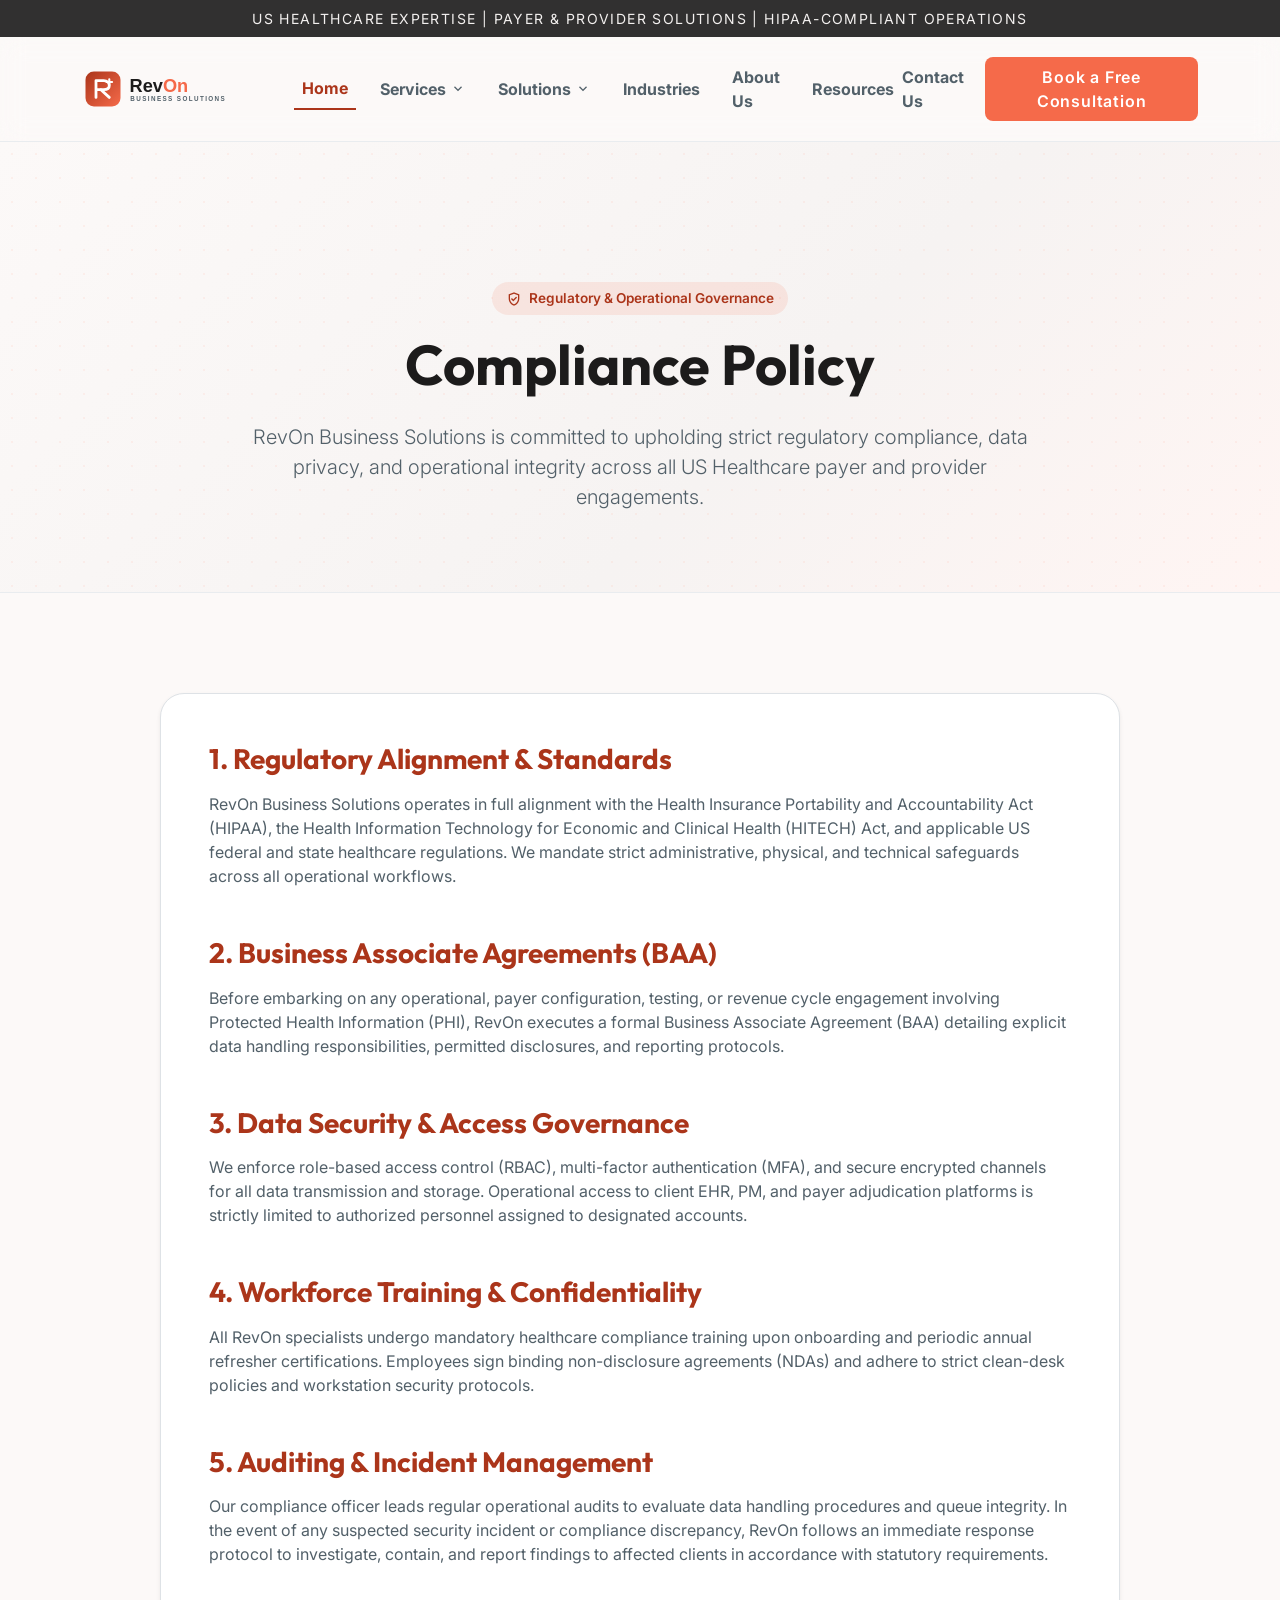
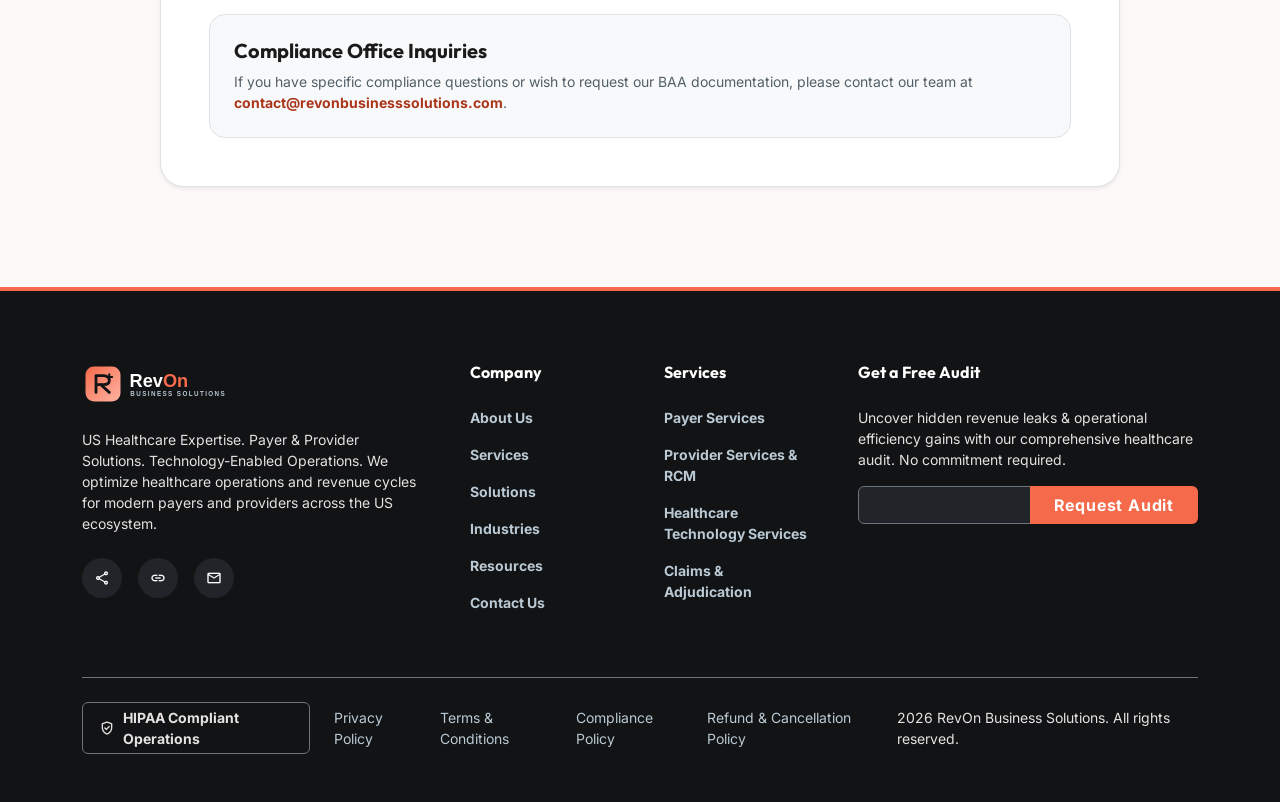
<file: compliance-policy.html>
﻿<!DOCTYPE html>
<html lang="en">
<head>
<meta charset="utf-8"/>
<meta content="width=device-width, initial-scale=1.0" name="viewport"/>
<title>Compliance Policy | RevOn Business Solutions</title>
<!-- Bootstrap 5 CSS -->
<link crossorigin="anonymous" href="https://cdn.jsdelivr.net/npm/bootstrap@5.3.3/dist/css/bootstrap.min.css" rel="stylesheet"/>
<!-- Google Fonts -->
<link href="https://fonts.googleapis.com/css2?family=Outfit:wght@400;600;700&amp;family=Inter:wght@400;500;600&amp;display=swap" rel="stylesheet"/>
<!-- Material Symbols -->
<link href="https://fonts.googleapis.com/css2?family=Material+Symbols+Outlined:wght,FILL@100..700,0..1&amp;display=swap" rel="stylesheet"/>
<!-- Swiper CSS -->
<link href="https://cdn.jsdelivr.net/npm/swiper@11/swiper-bundle.min.css" rel="stylesheet"/>
<!-- AOS CSS -->
<link href="https://cdn.jsdelivr.net/npm/aos@2.3.4/dist/aos.css" rel="stylesheet"/>
<link href="css/style.css" rel="stylesheet"/>
</head>
<body>
<!-- Announcement Bar -->
<div class="announcement-bar bg-inverse-surface py-2 text-center small tracking-widest text-uppercase">
    US Healthcare Expertise | Payer &amp; Provider Solutions | HIPAA-Compliant Operations
</div>

<!-- Offcanvas Mobile Menu -->
<div aria-labelledby="mobileNavLabel" class="offcanvas offcanvas-end offcanvas-menu" id="mobileNavOffcanvas" tabindex="-1">
  <div class="offcanvas-header">
    <a class="navbar-brand font-heading fw-bold d-flex align-items-center gap-2 mb-0" href="index.html"><img src="images/logo.svg" alt="RevOn Business Solutions Logo" height="38"/></a>
    <button aria-label="Close" class="btn-close" data-bs-dismiss="offcanvas" type="button"></button>
  </div>
  <div class="offcanvas-body">
    <ul class="navbar-nav gap-1">
      <li class="nav-item"><a class="nav-link mobile-nav-link text-primary-theme" href="index.html">Home</a></li>
      <li class="nav-item">
        <button class="nav-link mobile-nav-link mobile-accordion-toggle" type="button" aria-expanded="false" data-target="servicesMobileMenu">
          <span>Services</span>
          <span class="material-symbols-outlined fs-6">expand_more</span>
        </button>
        <div class="mobile-submenu" id="servicesMobileMenu" hidden>
          <a href="services.html#payer-services">Payer Services</a>
          <a href="services.html#provider-services">Provider Services</a>
          <a href="services.html#tech-services">Healthcare Technology Services</a>
          <a href="services.html">All Services</a>
        </div>
      </li>
      <li class="nav-item">
        <button class="nav-link mobile-nav-link mobile-accordion-toggle" type="button" aria-expanded="false" data-target="solutionsMobileMenu">
          <span>Solutions</span>
          <span class="material-symbols-outlined fs-6">expand_more</span>
        </button>
        <div class="mobile-submenu" id="solutionsMobileMenu" hidden>
          <a href="solutions.html#claims">Claims</a>
          <a href="solutions.html#benefits">Benefits</a>
          <a href="solutions.html#provider-network">Provider &amp; Network</a>
          <a href="solutions.html#testing-qa">Testing &amp; QA</a>
          <a href="solutions.html#healthcare-it">Healthcare IT</a>
          <a href="solutions.html#rcm">RCM</a>
          <a href="solutions.html#data-analytics">Data &amp; Analytics</a>
          <a href="solutions.html#managed-services">Managed Services</a>
          <a href="solutions.html">All Solutions</a>
        </div>
      </li>
      <li class="nav-item"><a class="nav-link mobile-nav-link" href="industries.html">Industries</a></li>
      <li class="nav-item"><a class="nav-link mobile-nav-link" href="about.html">About Us</a></li>
      <li class="nav-item"><a class="nav-link mobile-nav-link" href="resources.html">Resources</a></li>
      <li class="nav-item"><a class="nav-link mobile-nav-link" href="contact.html">Contact Us</a></li>
    </ul>

    <div class="d-grid gap-2 mt-4">
      <a class="btn btn-primary-theme rounded-3 py-2" href="contact.html">Book a Free Consultation</a>
      <a class="btn btn-outline-theme rounded-3 py-2" href="contact.html">Contact Us</a>
    </div>
  </div>
</div>

<!-- TopNavBar -->
<header class="navbar navbar-expand-lg navbar-glass">
<div class="container-xl">
<!-- Logo -->
<a class="navbar-brand font-heading fw-bold d-flex align-items-center gap-2" href="index.html"><img src="images/logo.svg" alt="RevOn Business Solutions Logo" height="42"/></a>

<!-- Mobile Toggle -->
<button aria-controls="mobileNavOffcanvas" aria-label="Open menu" class="navbar-toggler border-0 d-lg-none" data-bs-target="#mobileNavOffcanvas" data-bs-toggle="offcanvas" type="button">
<span class="material-symbols-outlined fs-2">menu</span>
</button>

<!-- Nav Content -->
<div class="collapse navbar-collapse justify-content-center d-none d-lg-flex" id="mainNav">
<ul class="navbar-nav align-items-center gap-3">
<li class="nav-item">
<a class="nav-link text-primary-theme fw-bold active-nav" href="index.html">Home</a>
</li>
<!-- Services Mega Menu -->
<li class="nav-item mega-menu-wrapper h-100 d-flex align-items-center">
<a class="nav-link text-secondary-theme fw-bold d-flex align-items-center gap-1" href="services.html">
Services <span class="material-symbols-outlined fs-6">expand_more</span>
</a>
<div class="mega-menu-content text-start">
<div class="p-4">
<div class="row g-4">
<div class="col-4">
<h6 class="fw-bold mb-3 d-flex align-items-center gap-2 text-primary-theme">
<span class="material-symbols-outlined fs-5">domain</span> Payer Services
</h6>
<ul class="list-unstyled d-flex flex-column gap-2 small">
<li><a class="text-decoration-none text-secondary-theme" href="services.html#payer-services"><span class="me-2">•</span> Claims &amp; Adjudication</a></li>
<li><a class="text-decoration-none text-secondary-theme" href="services.html#payer-services"><span class="me-2">•</span> Benefits Configuration</a></li>
<li><a class="text-decoration-none text-secondary-theme" href="services.html#payer-services"><span class="me-2">•</span> Provider &amp; Network Config</a></li>
<li><a class="text-decoration-none text-secondary-theme" href="services.html#payer-services"><span class="me-2">•</span> Claims Testing &amp; Validation</a></li>
<li><a class="text-decoration-none text-secondary-theme" href="services.html#payer-services"><span class="me-2">•</span> Payer Operations</a></li>
</ul>
</div>
<div class="col-4">
<h6 class="fw-bold mb-3 d-flex align-items-center gap-2 text-primary-theme">
<span class="material-symbols-outlined fs-5">local_hospital</span> Provider Services
</h6>
<ul class="list-unstyled d-flex flex-column gap-2 small">
<li><a class="text-decoration-none text-secondary-theme" href="services.html#provider-services"><span class="me-2">•</span> Medical Billing &amp; Coding</a></li>
<li><a class="text-decoration-none text-secondary-theme" href="services.html#provider-services"><span class="me-2">•</span> Claims Submission</a></li>
<li><a class="text-decoration-none text-secondary-theme" href="services.html#provider-services"><span class="me-2">•</span> Denial Management</a></li>
<li><a class="text-decoration-none text-secondary-theme" href="services.html#provider-services"><span class="me-2">•</span> AR &amp; Payment Posting</a></li>
<li><a class="text-decoration-none text-secondary-theme" href="services.html#provider-services"><span class="me-2">•</span> Credentialing &amp; RCM</a></li>
</ul>
</div>
<div class="col-4">
<h6 class="fw-bold mb-3 d-flex align-items-center gap-2 text-primary-theme">
<span class="material-symbols-outlined fs-5">terminal</span> Technology Services
</h6>
<ul class="list-unstyled d-flex flex-column gap-2 small">
<li><a class="text-decoration-none text-secondary-theme" href="services.html#tech-services"><span class="me-2">•</span> Business Analysis</a></li>
<li><a class="text-decoration-none text-secondary-theme" href="services.html#tech-services"><span class="me-2">•</span> Application Support</a></li>
<li><a class="text-decoration-none text-secondary-theme" href="services.html#tech-services"><span class="me-2">•</span> QA &amp; Testing</a></li>
<li><a class="text-decoration-none text-secondary-theme" href="services.html#tech-services"><span class="me-2">•</span> Data Validation</a></li>
<li><a class="text-decoration-none text-secondary-theme" href="services.html#tech-services"><span class="me-2">•</span> Process Optimization</a></li>
</ul>
</div>
</div>
</div>
<div class="bg-surface-muted p-3 text-center border-top border-light">
<a class="text-decoration-none fw-bold d-flex justify-content-center align-items-center gap-2" href="services.html" style="color: var(--theme-primary-container);">
Explore All Services <span class="material-symbols-outlined fs-6">arrow_forward</span>
</a>
</div>
</div>
</li>
<!-- Solutions Mega Menu -->
<li class="nav-item mega-menu-wrapper h-100 d-flex align-items-center">
<a class="nav-link text-secondary-theme fw-bold d-flex align-items-center gap-1" href="solutions.html">
Solutions <span class="material-symbols-outlined fs-6">expand_more</span>
</a>
<div class="mega-menu-content mega-menu-solutions text-start" style="width: 780px;">
<div class="p-4">
<div class="row g-4">
<div class="col-4">
<h6 class="fw-bold mb-3 d-flex align-items-center gap-2 text-primary-theme">
<span class="material-symbols-outlined fs-5">shield</span> Payer Solutions
</h6>
<ul class="list-unstyled d-flex flex-column gap-2 small">
<li><a class="text-decoration-none text-secondary-theme" href="solutions.html#claims"><span class="me-2">•</span> Claims Administration</a></li>
<li><a class="text-decoration-none text-secondary-theme" href="solutions.html#benefits"><span class="me-2">•</span> Benefits Configuration</a></li>
<li><a class="text-decoration-none text-secondary-theme" href="solutions.html#provider-network"><span class="me-2">•</span> Provider &amp; Network</a></li>
<li><a class="text-decoration-none text-secondary-theme" href="solutions.html#testing-qa"><span class="me-2">•</span> Claims Testing &amp; QA</a></li>
</ul>
</div>
<div class="col-4">
<h6 class="fw-bold mb-3 d-flex align-items-center gap-2 text-primary-theme">
<span class="material-symbols-outlined fs-5">medication</span> Provider Solutions
</h6>
<ul class="list-unstyled d-flex flex-column gap-2 small">
<li><a class="text-decoration-none text-secondary-theme" href="solutions.html#rcm"><span class="me-2">•</span> Revenue Cycle Management</a></li>
<li><a class="text-decoration-none text-secondary-theme" href="solutions.html#rcm"><span class="me-2">•</span> Medical Billing &amp; Coding</a></li>
<li><a class="text-decoration-none text-secondary-theme" href="solutions.html#rcm"><span class="me-2">•</span> Claims &amp; Denial Management</a></li>
<li><a class="text-decoration-none text-secondary-theme" href="solutions.html#managed-services"><span class="me-2">•</span> Practice Support</a></li>
</ul>
</div>
<div class="col-4">
<h6 class="fw-bold mb-3 d-flex align-items-center gap-2 text-primary-theme">
<span class="material-symbols-outlined fs-5">memory</span> Tech &amp; Digital
</h6>
<ul class="list-unstyled d-flex flex-column gap-2 small">
<li><a class="text-decoration-none text-secondary-theme" href="solutions.html#healthcare-it"><span class="me-2">•</span> Healthcare IT &amp; App Support</a></li>
<li><a class="text-decoration-none text-secondary-theme" href="solutions.html#data-analytics"><span class="me-2">•</span> Data &amp; Analytics</a></li>
<li><a class="text-decoration-none text-secondary-theme" href="solutions.html#healthcare-it"><span class="me-2">•</span> Process Automation</a></li>
<li><a class="text-decoration-none text-secondary-theme" href="solutions.html#managed-services"><span class="me-2">•</span> Managed Operations</a></li>
</ul>
</div>
</div>
</div>
<div class="bg-surface-muted p-3 text-center border-top border-light">
<a class="text-decoration-none fw-bold d-flex justify-content-center align-items-center gap-2" href="solutions.html" style="color: var(--theme-primary-container);">
Explore All Solutions <span class="material-symbols-outlined fs-6">arrow_forward</span>
</a>
</div>
</div>
</li>
<li class="nav-item"><a class="nav-link text-secondary-theme fw-bold" href="industries.html">Industries</a></li>
<li class="nav-item"><a class="nav-link text-secondary-theme fw-bold" href="about.html">About Us</a></li>
<li class="nav-item"><a class="nav-link text-secondary-theme fw-bold" href="resources.html">Resources</a></li>
</ul>
</div>
<!-- Actions -->
<div class="d-none d-lg-flex align-items-center gap-3">
<a class="text-decoration-none text-secondary-theme fw-bold" href="contact.html">Contact Us</a>
<a class="btn btn-primary-theme rounded-3 px-4 py-2" href="contact.html">Book a Free Consultation</a>
</div>
</div>
</header>

<!-- Hero Banner -->
<section class="page-hero">
<div class="page-hero-overlay"></div>
<div class="container-xl position-relative z-index-1 text-center">
<span class="badge-theme-light mb-3" data-aos="fade-up">
<span class="material-symbols-outlined fs-6">verified_user</span> Regulatory &amp; Operational Governance
</span>
<h1 class="display-4 font-heading fw-bold mb-4" data-aos="fade-up" data-aos-delay="100">
    Compliance Policy
</h1>
<p class="lead text-secondary-theme mx-auto mb-0" style="max-width: 800px;" data-aos="fade-up" data-aos-delay="200">
    RevOn Business Solutions is committed to upholding strict regulatory compliance, data privacy, and operational integrity across all US Healthcare payer and provider engagements.
</p>
</div>
</section>

<!-- Policy Content -->
<section class="py-section">
<div class="container-xl">
<div class="bg-white p-4 p-md-5 rounded-3xl border shadow-sm mx-auto" style="max-width: 960px;">

<div class="mb-5">
    <h3 class="font-heading mb-3 text-primary-theme">1. Regulatory Alignment &amp; Standards</h3>
    <p class="text-secondary-theme">
        RevOn Business Solutions operates in full alignment with the Health Insurance Portability and Accountability Act (HIPAA), the Health Information Technology for Economic and Clinical Health (HITECH) Act, and applicable US federal and state healthcare regulations. We mandate strict administrative, physical, and technical safeguards across all operational workflows.
    </p>
</div>

<div class="mb-5">
    <h3 class="font-heading mb-3 text-primary-theme">2. Business Associate Agreements (BAA)</h3>
    <p class="text-secondary-theme">
        Before embarking on any operational, payer configuration, testing, or revenue cycle engagement involving Protected Health Information (PHI), RevOn executes a formal Business Associate Agreement (BAA) detailing explicit data handling responsibilities, permitted disclosures, and reporting protocols.
    </p>
</div>

<div class="mb-5">
    <h3 class="font-heading mb-3 text-primary-theme">3. Data Security &amp; Access Governance</h3>
    <p class="text-secondary-theme">
        We enforce role-based access control (RBAC), multi-factor authentication (MFA), and secure encrypted channels for all data transmission and storage. Operational access to client EHR, PM, and payer adjudication platforms is strictly limited to authorized personnel assigned to designated accounts.
    </p>
</div>

<div class="mb-5">
    <h3 class="font-heading mb-3 text-primary-theme">4. Workforce Training &amp; Confidentiality</h3>
    <p class="text-secondary-theme">
        All RevOn specialists undergo mandatory healthcare compliance training upon onboarding and periodic annual refresher certifications. Employees sign binding non-disclosure agreements (NDAs) and adhere to strict clean-desk policies and workstation security protocols.
    </p>
</div>

<div class="mb-5">
    <h3 class="font-heading mb-3 text-primary-theme">5. Auditing &amp; Incident Management</h3>
    <p class="text-secondary-theme">
        Our compliance officer leads regular operational audits to evaluate data handling procedures and queue integrity. In the event of any suspected security incident or compliance discrepancy, RevOn follows an immediate response protocol to investigate, contain, and report findings to affected clients in accordance with statutory requirements.
    </p>
</div>

<div class="p-4 bg-surface-muted rounded-2xl border">
    <h5 class="font-heading mb-2">Compliance Office Inquiries</h5>
    <p class="small text-secondary-theme mb-0">
        If you have specific compliance questions or wish to request our BAA documentation, please contact our team at <a href="mailto:contact@revonbusinesssolutions.com" class="text-primary-theme fw-bold text-decoration-none">contact@revonbusinesssolutions.com</a>.
    </p>
</div>

</div>
</div>
</section>

<!-- Premium Footer -->
<footer class="premium-footer py-5">
<div class="container-xl pt-4">
<div class="row g-5 mb-5">
<!-- Brand Column -->
<div class="col-lg-4 col-12">
<a class="text-decoration-none text-white fs-3 font-heading fw-bold d-flex align-items-center gap-2 mb-4" href="index.html"><img src="images/logo-white.svg" alt="RevOn Business Solutions Logo" height="42"/></a>
<p class="small mb-4">
US Healthcare Expertise. Payer &amp; Provider Solutions. Technology-Enabled Operations. We optimize healthcare operations and revenue cycles for modern payers and providers across the US ecosystem.
</p>
<div class="d-flex gap-3">
<a class="btn btn-outline-secondary rounded-circle d-flex align-items-center justify-content-center text-white border-0 bg-dark" href="#" style="width: 40px; height: 40px;">
<span class="material-symbols-outlined fs-6">share</span>
</a>
<a class="btn btn-outline-secondary rounded-circle d-flex align-items-center justify-content-center text-white border-0 bg-dark" href="#" style="width: 40px; height: 40px;">
<span class="material-symbols-outlined fs-6">link</span>
</a>
<a class="btn btn-outline-secondary rounded-circle d-flex align-items-center justify-content-center text-white border-0 bg-dark" href="contact.html" style="width: 40px; height: 40px;">
<span class="material-symbols-outlined fs-6">mail</span>
</a>
</div>
</div>
<!-- Links Columns -->
<div class="col-lg-2 col-md-4 col-6">
<h5 class="text-white mb-4 fs-6 d-flex align-items-center gap-2">
Company
</h5>
<ul class="list-unstyled d-flex flex-column gap-3 small fw-bold">
<li><a class="text-decoration-none" href="about.html">About Us</a></li>
<li><a class="text-decoration-none" href="services.html">Services</a></li>
<li><a class="text-decoration-none" href="solutions.html">Solutions</a></li>
<li><a class="text-decoration-none" href="industries.html">Industries</a></li>
<li><a class="text-decoration-none" href="resources.html">Resources</a></li>
<li><a class="text-decoration-none" href="contact.html">Contact Us</a></li>
</ul>
</div>
<div class="col-lg-2 col-md-4 col-6">
<h5 class="text-white mb-4 fs-6 d-flex align-items-center gap-2">
Services
</h5>
<ul class="list-unstyled d-flex flex-column gap-3 small fw-bold">
<li><a class="text-decoration-none" href="services.html#payer-services">Payer Services</a></li>
<li><a class="text-decoration-none" href="services.html#provider-services">Provider Services &amp; RCM</a></li>
<li><a class="text-decoration-none" href="services.html#tech-services">Healthcare Technology Services</a></li>
<li><a class="text-decoration-none" href="solutions.html#claims">Claims &amp; Adjudication</a></li>
</ul>
</div>
<!-- Newsletter -->
<div class="col-lg-4 col-md-4">
<h5 class="text-white mb-4 fs-6 d-flex align-items-center gap-2">
Get a Free Audit
</h5>
<p class="small mb-3">Uncover hidden revenue leaks &amp; operational efficiency gains with our comprehensive healthcare audit. No commitment required.</p>
<form action="contact.html" method="get">
<div class="input-group footer-newsletter-form">
<input aria-label="Work Email Address" class="form-control bg-dark border-secondary text-white" placeholder="Work Email Address" required="" type="email"/>
<button class="btn btn-primary-theme fw-bold px-4" type="submit">Request Audit</button>
</div>
</form>
</div>
</div>
<!-- Legal Bottom -->
<div class="footer-bottom border-top border-secondary pt-4 mt-4 d-flex flex-column flex-md-row justify-content-between align-items-center gap-4">
<div class="footer-compliance d-flex gap-4">
<div class="d-flex align-items-center gap-2 border border-secondary rounded px-3 py-1 small">
<span class="material-symbols-outlined fs-6">verified_user</span>
<span class="fw-bold">HIPAA Compliant Operations</span>
</div>
</div>
<div class="footer-policy-links d-flex gap-4 small">
<a class="text-decoration-none text-inherit" href="privacy-policy.html">Privacy Policy</a>
<a class="text-decoration-none text-inherit" href="terms-conditions.html">Terms &amp; Conditions</a>
<a class="text-decoration-none text-inherit" href="compliance-policy.html">Compliance Policy</a>
<a class="text-decoration-none text-inherit" href="refund-cancellation-policy.html">Refund &amp; Cancellation Policy</a>
<span>2026 RevOn Business Solutions. All rights reserved.</span>
</div>
</div>
</div>
</footer>

<!-- Scripts -->
<script src="https://cdn.jsdelivr.net/npm/bootstrap@5.3.3/dist/js/bootstrap.bundle.min.js"></script>
<script src="https://cdn.jsdelivr.net/npm/swiper@11/swiper-bundle.min.js"></script>
<!-- AOS JS -->
<script src="https://cdn.jsdelivr.net/npm/aos@2.3.4/dist/aos.js"></script>
<script src="js/script.js"></script>
</body>
</html>
</file>
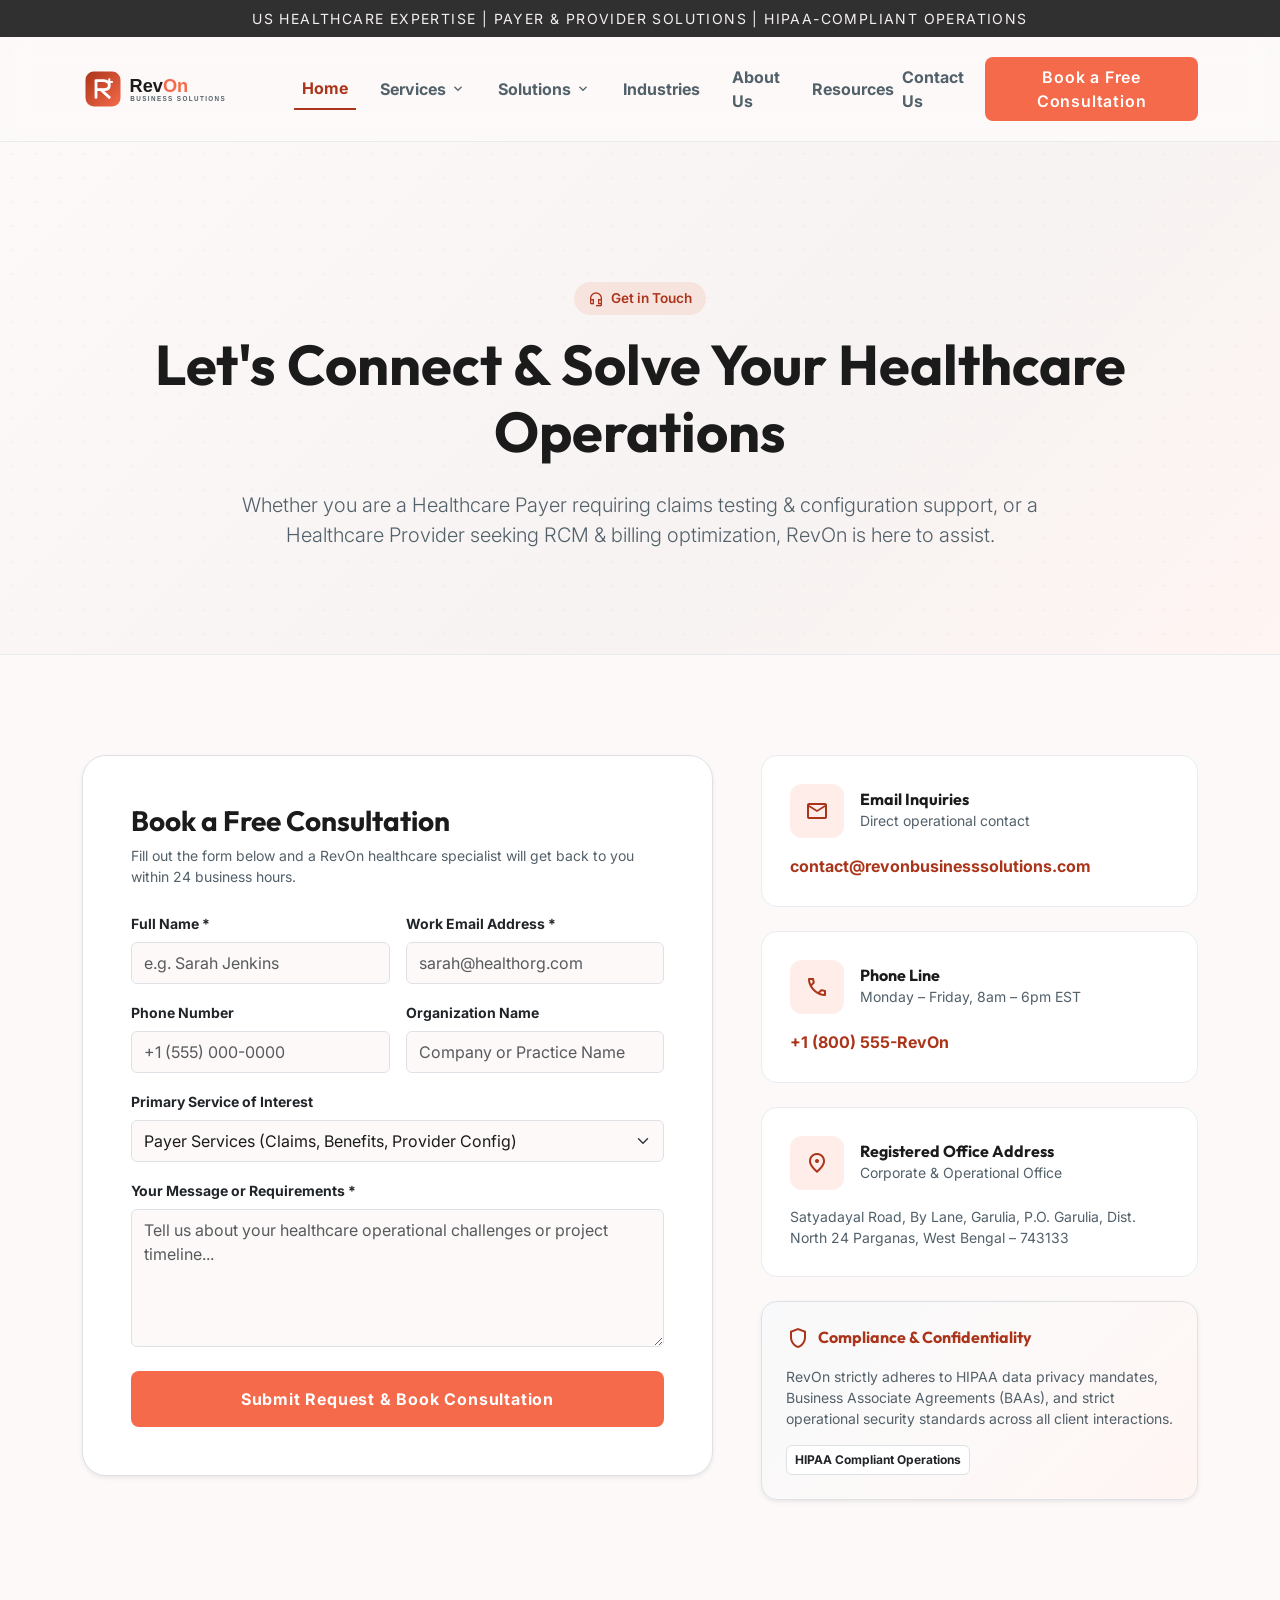
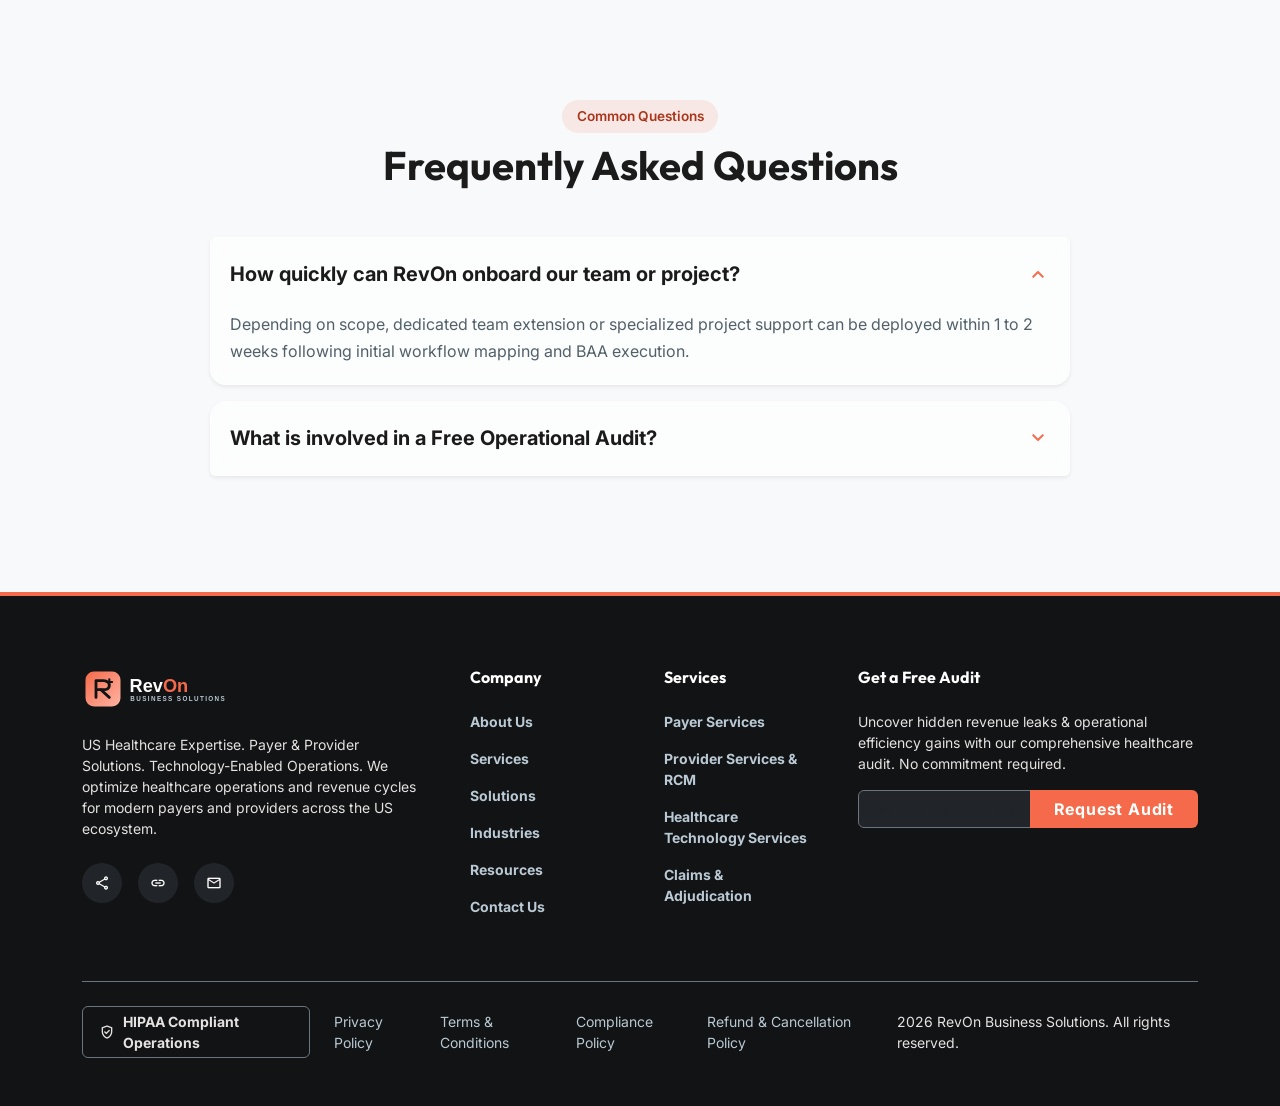
<file: contact.html>
<!DOCTYPE html>
<html lang="en">
<head>
<meta charset="utf-8"/>
<meta content="width=device-width, initial-scale=1.0" name="viewport"/>
<title>Contact Us | RevOn Business Solutions - Book a Free Consultation</title>
<!-- Bootstrap 5 CSS -->
<link crossorigin="anonymous" href="https://cdn.jsdelivr.net/npm/bootstrap@5.3.3/dist/css/bootstrap.min.css" rel="stylesheet"/>
<!-- Google Fonts -->
<link href="https://fonts.googleapis.com/css2?family=Outfit:wght@400;600;700&amp;family=Inter:wght@400;500;600&amp;display=swap" rel="stylesheet"/>
<!-- Material Symbols -->
<link href="https://fonts.googleapis.com/css2?family=Material+Symbols+Outlined:wght,FILL@100..700,0..1&amp;display=swap" rel="stylesheet"/>
<!-- Swiper CSS -->
<link href="https://cdn.jsdelivr.net/npm/swiper@11/swiper-bundle.min.css" rel="stylesheet"/>
<!-- AOS CSS -->
<link href="https://cdn.jsdelivr.net/npm/aos@2.3.4/dist/aos.css" rel="stylesheet"/>
<link href="css/style.css" rel="stylesheet"/>
</head>
<body>
<!-- Announcement Bar -->
<div class="announcement-bar bg-inverse-surface py-2 text-center small tracking-widest text-uppercase">
    US Healthcare Expertise | Payer &amp; Provider Solutions | HIPAA-Compliant Operations
</div>

<!-- Offcanvas Mobile Menu -->
<div aria-labelledby="mobileNavLabel" class="offcanvas offcanvas-end offcanvas-menu" id="mobileNavOffcanvas" tabindex="-1">
  <div class="offcanvas-header">
    <a class="navbar-brand font-heading fw-bold d-flex align-items-center gap-2 mb-0" href="index.html"><img src="images/logo.svg" alt="RevOn Business Solutions Logo" height="38"/></a>
    <button aria-label="Close" class="btn-close" data-bs-dismiss="offcanvas" type="button"></button>
  </div>
  <div class="offcanvas-body">
    <ul class="navbar-nav gap-1">
      <li class="nav-item"><a class="nav-link mobile-nav-link text-primary-theme" href="index.html">Home</a></li>
      <li class="nav-item">
        <button class="nav-link mobile-nav-link mobile-accordion-toggle" type="button" aria-expanded="false" data-target="servicesMobileMenu">
          <span>Services</span>
          <span class="material-symbols-outlined fs-6">expand_more</span>
        </button>
        <div class="mobile-submenu" id="servicesMobileMenu" hidden>
          <a href="services.html#payer-services">Payer Services</a>
          <a href="services.html#provider-services">Provider Services</a>
          <a href="services.html#tech-services">Healthcare Technology Services</a>
          <a href="services.html">All Services</a>
        </div>
      </li>
      <li class="nav-item">
        <button class="nav-link mobile-nav-link mobile-accordion-toggle" type="button" aria-expanded="false" data-target="solutionsMobileMenu">
          <span>Solutions</span>
          <span class="material-symbols-outlined fs-6">expand_more</span>
        </button>
        <div class="mobile-submenu" id="solutionsMobileMenu" hidden>
          <a href="solutions.html#claims">Claims</a>
          <a href="solutions.html#benefits">Benefits</a>
          <a href="solutions.html#provider-network">Provider &amp; Network</a>
          <a href="solutions.html#testing-qa">Testing &amp; QA</a>
          <a href="solutions.html#healthcare-it">Healthcare IT</a>
          <a href="solutions.html#rcm">RCM</a>
          <a href="solutions.html#data-analytics">Data &amp; Analytics</a>
          <a href="solutions.html#managed-services">Managed Services</a>
          <a href="solutions.html">All Solutions</a>
        </div>
      </li>
      <li class="nav-item"><a class="nav-link mobile-nav-link" href="industries.html">Industries</a></li>
      <li class="nav-item"><a class="nav-link mobile-nav-link" href="about.html">About Us</a></li>
      <li class="nav-item"><a class="nav-link mobile-nav-link" href="resources.html">Resources</a></li>
      <li class="nav-item"><a class="nav-link mobile-nav-link" href="contact.html">Contact Us</a></li>
    </ul>

    <div class="d-grid gap-2 mt-4">
      <a class="btn btn-primary-theme rounded-3 py-2" href="contact.html">Book a Free Consultation</a>
      <a class="btn btn-outline-theme rounded-3 py-2" href="contact.html">Contact Us</a>
    </div>
  </div>
</div>

<!-- TopNavBar -->
<header class="navbar navbar-expand-lg navbar-glass">
<div class="container-xl">
<!-- Logo -->
<a class="navbar-brand font-heading fw-bold d-flex align-items-center gap-2" href="index.html"><img src="images/logo.svg" alt="RevOn Business Solutions Logo" height="42"/></a>

<!-- Mobile Toggle -->
<button aria-controls="mobileNavOffcanvas" aria-label="Open menu" class="navbar-toggler border-0 d-lg-none" data-bs-target="#mobileNavOffcanvas" data-bs-toggle="offcanvas" type="button">
<span class="material-symbols-outlined fs-2">menu</span>
</button>

<!-- Nav Content -->
<div class="collapse navbar-collapse justify-content-center d-none d-lg-flex" id="mainNav">
<ul class="navbar-nav align-items-center gap-3">
<li class="nav-item">
<a class="nav-link text-primary-theme fw-bold active-nav" href="index.html">Home</a>
</li>
<!-- Services Mega Menu -->
<li class="nav-item mega-menu-wrapper h-100 d-flex align-items-center">
<a class="nav-link text-secondary-theme fw-bold d-flex align-items-center gap-1" href="services.html">
Services <span class="material-symbols-outlined fs-6">expand_more</span>
</a>
<div class="mega-menu-content text-start">
<div class="p-4">
<div class="row g-4">
<div class="col-4">
<h6 class="fw-bold mb-3 d-flex align-items-center gap-2 text-primary-theme">
<span class="material-symbols-outlined fs-5">domain</span> Payer Services
</h6>
<ul class="list-unstyled d-flex flex-column gap-2 small">
<li><a class="text-decoration-none text-secondary-theme" href="services.html#payer-services"><span class="me-2">•</span> Claims &amp; Adjudication</a></li>
<li><a class="text-decoration-none text-secondary-theme" href="services.html#payer-services"><span class="me-2">•</span> Benefits Configuration</a></li>
<li><a class="text-decoration-none text-secondary-theme" href="services.html#payer-services"><span class="me-2">•</span> Provider &amp; Network Config</a></li>
<li><a class="text-decoration-none text-secondary-theme" href="services.html#payer-services"><span class="me-2">•</span> Claims Testing &amp; Validation</a></li>
<li><a class="text-decoration-none text-secondary-theme" href="services.html#payer-services"><span class="me-2">•</span> Payer Operations</a></li>
</ul>
</div>
<div class="col-4">
<h6 class="fw-bold mb-3 d-flex align-items-center gap-2 text-primary-theme">
<span class="material-symbols-outlined fs-5">local_hospital</span> Provider Services
</h6>
<ul class="list-unstyled d-flex flex-column gap-2 small">
<li><a class="text-decoration-none text-secondary-theme" href="services.html#provider-services"><span class="me-2">•</span> Medical Billing &amp; Coding</a></li>
<li><a class="text-decoration-none text-secondary-theme" href="services.html#provider-services"><span class="me-2">•</span> Claims Submission</a></li>
<li><a class="text-decoration-none text-secondary-theme" href="services.html#provider-services"><span class="me-2">•</span> Denial Management</a></li>
<li><a class="text-decoration-none text-secondary-theme" href="services.html#provider-services"><span class="me-2">•</span> AR &amp; Payment Posting</a></li>
<li><a class="text-decoration-none text-secondary-theme" href="services.html#provider-services"><span class="me-2">•</span> Credentialing &amp; RCM</a></li>
</ul>
</div>
<div class="col-4">
<h6 class="fw-bold mb-3 d-flex align-items-center gap-2 text-primary-theme">
<span class="material-symbols-outlined fs-5">terminal</span> Technology Services
</h6>
<ul class="list-unstyled d-flex flex-column gap-2 small">
<li><a class="text-decoration-none text-secondary-theme" href="services.html#tech-services"><span class="me-2">•</span> Business Analysis</a></li>
<li><a class="text-decoration-none text-secondary-theme" href="services.html#tech-services"><span class="me-2">•</span> Application Support</a></li>
<li><a class="text-decoration-none text-secondary-theme" href="services.html#tech-services"><span class="me-2">•</span> QA &amp; Testing</a></li>
<li><a class="text-decoration-none text-secondary-theme" href="services.html#tech-services"><span class="me-2">•</span> Data Validation</a></li>
<li><a class="text-decoration-none text-secondary-theme" href="services.html#tech-services"><span class="me-2">•</span> Process Optimization</a></li>
</ul>
</div>
</div>
</div>
<div class="bg-surface-muted p-3 text-center border-top border-light">
<a class="text-decoration-none fw-bold d-flex justify-content-center align-items-center gap-2" href="services.html" style="color: var(--theme-primary-container);">
Explore All Services <span class="material-symbols-outlined fs-6">arrow_forward</span>
</a>
</div>
</div>
</li>
<!-- Solutions Mega Menu -->
<li class="nav-item mega-menu-wrapper h-100 d-flex align-items-center">
<a class="nav-link text-secondary-theme fw-bold d-flex align-items-center gap-1" href="solutions.html">
Solutions <span class="material-symbols-outlined fs-6">expand_more</span>
</a>
<div class="mega-menu-content mega-menu-solutions text-start" style="width: 780px;">
<div class="p-4">
<div class="row g-4">
<div class="col-4">
<h6 class="fw-bold mb-3 d-flex align-items-center gap-2 text-primary-theme">
<span class="material-symbols-outlined fs-5">shield</span> Payer Solutions
</h6>
<ul class="list-unstyled d-flex flex-column gap-2 small">
<li><a class="text-decoration-none text-secondary-theme" href="solutions.html#claims"><span class="me-2">•</span> Claims Administration</a></li>
<li><a class="text-decoration-none text-secondary-theme" href="solutions.html#benefits"><span class="me-2">•</span> Benefits Configuration</a></li>
<li><a class="text-decoration-none text-secondary-theme" href="solutions.html#provider-network"><span class="me-2">•</span> Provider &amp; Network</a></li>
<li><a class="text-decoration-none text-secondary-theme" href="solutions.html#testing-qa"><span class="me-2">•</span> Claims Testing &amp; QA</a></li>
</ul>
</div>
<div class="col-4">
<h6 class="fw-bold mb-3 d-flex align-items-center gap-2 text-primary-theme">
<span class="material-symbols-outlined fs-5">medication</span> Provider Solutions
</h6>
<ul class="list-unstyled d-flex flex-column gap-2 small">
<li><a class="text-decoration-none text-secondary-theme" href="solutions.html#rcm"><span class="me-2">•</span> Revenue Cycle Management</a></li>
<li><a class="text-decoration-none text-secondary-theme" href="solutions.html#rcm"><span class="me-2">•</span> Medical Billing &amp; Coding</a></li>
<li><a class="text-decoration-none text-secondary-theme" href="solutions.html#rcm"><span class="me-2">•</span> Claims &amp; Denial Management</a></li>
<li><a class="text-decoration-none text-secondary-theme" href="solutions.html#managed-services"><span class="me-2">•</span> Practice Support</a></li>
</ul>
</div>
<div class="col-4">
<h6 class="fw-bold mb-3 d-flex align-items-center gap-2 text-primary-theme">
<span class="material-symbols-outlined fs-5">memory</span> Tech &amp; Digital
</h6>
<ul class="list-unstyled d-flex flex-column gap-2 small">
<li><a class="text-decoration-none text-secondary-theme" href="solutions.html#healthcare-it"><span class="me-2">•</span> Healthcare IT &amp; App Support</a></li>
<li><a class="text-decoration-none text-secondary-theme" href="solutions.html#data-analytics"><span class="me-2">•</span> Data &amp; Analytics</a></li>
<li><a class="text-decoration-none text-secondary-theme" href="solutions.html#healthcare-it"><span class="me-2">•</span> Process Automation</a></li>
<li><a class="text-decoration-none text-secondary-theme" href="solutions.html#managed-services"><span class="me-2">•</span> Managed Operations</a></li>
</ul>
</div>
</div>
</div>
<div class="bg-surface-muted p-3 text-center border-top border-light">
<a class="text-decoration-none fw-bold d-flex justify-content-center align-items-center gap-2" href="solutions.html" style="color: var(--theme-primary-container);">
Explore All Solutions <span class="material-symbols-outlined fs-6">arrow_forward</span>
</a>
</div>
</div>
</li>
<li class="nav-item"><a class="nav-link text-secondary-theme fw-bold" href="industries.html">Industries</a></li>
<li class="nav-item"><a class="nav-link text-secondary-theme fw-bold" href="about.html">About Us</a></li>
<li class="nav-item"><a class="nav-link text-secondary-theme fw-bold" href="resources.html">Resources</a></li>
</ul>
</div>
<!-- Actions -->
<div class="d-none d-lg-flex align-items-center gap-3">
<a class="text-decoration-none text-secondary-theme fw-bold" href="contact.html">Contact Us</a>
<a class="btn btn-primary-theme rounded-3 px-4 py-2" href="contact.html">Book a Free Consultation</a>
</div>
</div>
</header>

<!-- Contact Hero Header -->
<section class="page-hero">
<div class="page-hero-overlay"></div>
<div class="container-xl position-relative z-index-1 text-center">
<span class="badge-theme-light mb-3" data-aos="fade-up">
<span class="material-symbols-outlined fs-6">headset_mic</span> Get in Touch
</span>
<h1 class="display-4 font-heading fw-bold mb-4" data-aos="fade-up" data-aos-delay="100">
    Let's Connect &amp; Solve Your Healthcare Operations
</h1>
<p class="lead text-secondary-theme mx-auto mb-4" style="max-width: 820px;" data-aos="fade-up" data-aos-delay="200">
    Whether you are a Healthcare Payer requiring claims testing &amp; configuration support, or a Healthcare Provider seeking RCM &amp; billing optimization, RevOn is here to assist.
</p>
</div>
</section>

<!-- Main Contact Form & Details Section -->
<section class="py-section">
<div class="container-xl">
<div class="row g-5">

<!-- Form Column -->
<div class="col-lg-7" data-aos="fade-right">
<div class="bg-white p-4 p-md-5 rounded-3xl border shadow-sm">
<h3 class="font-heading mb-2">Book a Free Consultation</h3>
<p class="small text-secondary-theme mb-4">Fill out the form below and a RevOn healthcare specialist will get back to you within 24 business hours.</p>

<form id="contactForm">
<div class="row g-3">
<div class="col-md-6">
    <label class="form-label small fw-bold text-dark">Full Name *</label>
    <input type="text" class="form-control py-2" placeholder="e.g. Sarah Jenkins" required/>
</div>
<div class="col-md-6">
    <label class="form-label small fw-bold text-dark">Work Email Address *</label>
    <input type="email" class="form-control py-2" placeholder="sarah@healthorg.com" required/>
</div>
<div class="col-md-6">
    <label class="form-label small fw-bold text-dark">Phone Number</label>
    <input type="tel" class="form-control py-2" placeholder="+1 (555) 000-0000"/>
</div>
<div class="col-md-6">
    <label class="form-label small fw-bold text-dark">Organization Name</label>
    <input type="text" class="form-control py-2" placeholder="Company or Practice Name"/>
</div>
<div class="col-12">
    <label class="form-label small fw-bold text-dark">Primary Service of Interest</label>
    <select class="form-select py-2">
        <option value="payer">Payer Services (Claims, Benefits, Provider Config)</option>
        <option value="provider">Provider Services (RCM, Billing, Coding, Denials)</option>
        <option value="tech">Healthcare Technology &amp; QA Support</option>
        <option value="audit">Free Revenue Cycle / Operational Audit</option>
        <option value="other">General Inquiry / Partnership</option>
    </select>
</div>
<div class="col-12">
    <label class="form-label small fw-bold text-dark">Your Message or Requirements *</label>
    <textarea class="form-control py-2" rows="5" placeholder="Tell us about your healthcare operational challenges or project timeline..." required></textarea>
</div>
<div class="col-12 mt-4">
    <button type="submit" class="btn btn-primary-theme w-100 py-3 rounded-3 font-heading fw-bold fs-6">
        Submit Request &amp; Book Consultation
    </button>
</div>
</div>
</form>

<div id="contactFormSuccess" class="alert alert-success mt-4 rounded-3 d-none" role="alert">
    <div class="d-flex align-items-center gap-2">
        <span class="material-symbols-outlined fs-4">check_circle</span>
        <div>
            <strong>Thank you for contacting RevOn!</strong>
            <p class="small mb-0">Your request has been received. Our team will review your details and reach out within 24 hours.</p>
        </div>
    </div>
</div>

</div>
</div>

<!-- Info Cards Column -->
<div class="col-lg-5" data-aos="fade-left">
<div class="d-flex flex-column gap-4">

<div class="contact-info-card">
    <div class="d-flex align-items-center gap-3 mb-3">
        <div class="icon-box-primary">
            <span class="material-symbols-outlined fs-4">mail</span>
        </div>
        <div>
            <h6 class="fw-bold mb-0">Email Inquiries</h6>
            <p class="small text-secondary-theme mb-0">Direct operational contact</p>
        </div>
    </div>
    <a href="mailto:contact@revonbusinesssolutions.com" class="text-primary-theme fw-bold text-decoration-none">contact@revonbusinesssolutions.com</a>
</div>

<div class="contact-info-card">
    <div class="d-flex align-items-center gap-3 mb-3">
        <div class="icon-box-primary">
            <span class="material-symbols-outlined fs-4">call</span>
        </div>
        <div>
            <h6 class="fw-bold mb-0">Phone Line</h6>
            <p class="small text-secondary-theme mb-0">Monday – Friday, 8am – 6pm EST</p>
        </div>
    </div>
    <a href="tel:18005556334" class="text-primary-theme fw-bold text-decoration-none">+1 (800) 555-RevOn</a>
</div>

<div class="contact-info-card">
    <div class="d-flex align-items-center gap-3 mb-3">
        <div class="icon-box-primary">
            <span class="material-symbols-outlined fs-4">location_on</span>
        </div>
        <div>
            <h6 class="fw-bold mb-0">Registered Office Address</h6>
            <p class="small text-secondary-theme mb-0">Corporate & Operational Office</p>
        </div>
    </div>
    <p class="small text-secondary-theme mb-0">
        Satyadayal Road, By Lane, Garulia, P.O. Garulia, Dist. North 24 Parganas, West Bengal – 743133
    </p>
</div>

<div class="p-4 bg-gradient-premium rounded-2xl border shadow-sm">
    <h6 class="font-heading text-primary-theme mb-3 d-flex align-items-center gap-2">
        <span class="material-symbols-outlined">shield</span> Compliance &amp; Confidentiality
    </h6>
    <p class="small text-secondary-theme mb-3">
        RevOn strictly adheres to HIPAA data privacy mandates, Business Associate Agreements (BAAs), and strict operational security standards across all client interactions.
    </p>
    <div class="d-flex gap-3">
        <span class="badge bg-white text-dark border p-2 small fw-bold">HIPAA Compliant Operations</span>
    </div>
</div>

</div>
</div>

</div>
</div>
</section>

<!-- FAQs Section -->
<section class="py-section bg-surface-muted">
<div class="container-xl">
<div class="text-center mb-5">
<span class="badge-theme-light mb-2">Common Questions</span>
<h2 class="display-6 font-heading">Frequently Asked Questions</h2>
</div>
<div class="max-w-75 mx-auto" style="max-width: 860px;">
<div class="accordion" id="faqContactAccordion">

<div class="accordion-item shadow-sm">
<button class="faq-accordion-toggle" type="button" aria-expanded="true" data-target="faqContactOne">
    <span>How quickly can RevOn onboard our team or project?</span>
    <span class="material-symbols-outlined">expand_more</span>
</button>
<div class="faq-accordion-content" id="faqContactOne">
    Depending on scope, dedicated team extension or specialized project support can be deployed within 1 to 2 weeks following initial workflow mapping and BAA execution.
</div>
</div>

<div class="accordion-item shadow-sm">
<button class="faq-accordion-toggle" type="button" aria-expanded="false" data-target="faqContactTwo">
    <span>What is involved in a Free Operational Audit?</span>
    <span class="material-symbols-outlined">expand_more</span>
</button>
<div class="faq-accordion-content" id="faqContactTwo" hidden>
    Our audit analyzes sample claim data, rejection codes, benefit configuration rules, or denial patterns to identify root cause revenue leaks and workflow bottlenecks—with zero obligation.
</div>
</div>

</div>
</div>
</div>
</section>

<!-- Premium Footer -->
<footer class="premium-footer py-5">
<div class="container-xl pt-4">
<div class="row g-5 mb-5">
<!-- Brand Column -->
<div class="col-lg-4 col-12">
<a class="text-decoration-none text-white fs-3 font-heading fw-bold d-flex align-items-center gap-2 mb-4" href="index.html"><img src="images/logo-white.svg" alt="RevOn Business Solutions Logo" height="42"/></a>
<p class="small mb-4">
US Healthcare Expertise. Payer &amp; Provider Solutions. Technology-Enabled Operations. We optimize healthcare operations and revenue cycles for modern payers and providers across the US ecosystem.
</p>
<div class="d-flex gap-3">
<a class="btn btn-outline-secondary rounded-circle d-flex align-items-center justify-content-center text-white border-0 bg-dark" href="#" style="width: 40px; height: 40px;">
<span class="material-symbols-outlined fs-6">share</span>
</a>
<a class="btn btn-outline-secondary rounded-circle d-flex align-items-center justify-content-center text-white border-0 bg-dark" href="#" style="width: 40px; height: 40px;">
<span class="material-symbols-outlined fs-6">link</span>
</a>
<a class="btn btn-outline-secondary rounded-circle d-flex align-items-center justify-content-center text-white border-0 bg-dark" href="contact.html" style="width: 40px; height: 40px;">
<span class="material-symbols-outlined fs-6">mail</span>
</a>
</div>
</div>
<!-- Links Columns -->
<div class="col-lg-2 col-md-4 col-6">
<h5 class="text-white mb-4 fs-6 d-flex align-items-center gap-2">
Company
</h5>
<ul class="list-unstyled d-flex flex-column gap-3 small fw-bold">
<li><a class="text-decoration-none" href="about.html">About Us</a></li>
<li><a class="text-decoration-none" href="services.html">Services</a></li>
<li><a class="text-decoration-none" href="solutions.html">Solutions</a></li>
<li><a class="text-decoration-none" href="industries.html">Industries</a></li>
<li><a class="text-decoration-none" href="resources.html">Resources</a></li>
<li><a class="text-decoration-none" href="contact.html">Contact Us</a></li>
</ul>
</div>
<div class="col-lg-2 col-md-4 col-6">
<h5 class="text-white mb-4 fs-6 d-flex align-items-center gap-2">
Services
</h5>
<ul class="list-unstyled d-flex flex-column gap-3 small fw-bold">
<li><a class="text-decoration-none" href="services.html#payer-services">Payer Services</a></li>
<li><a class="text-decoration-none" href="services.html#provider-services">Provider Services &amp; RCM</a></li>
<li><a class="text-decoration-none" href="services.html#tech-services">Healthcare Technology Services</a></li>
<li><a class="text-decoration-none" href="solutions.html#claims">Claims &amp; Adjudication</a></li>
</ul>
</div>
<!-- Newsletter -->
<div class="col-lg-4 col-md-4">
<h5 class="text-white mb-4 fs-6 d-flex align-items-center gap-2">
Get a Free Audit
</h5>
<p class="small mb-3">Uncover hidden revenue leaks &amp; operational efficiency gains with our comprehensive healthcare audit. No commitment required.</p>
<form action="contact.html" method="get">
<div class="input-group footer-newsletter-form">
<input aria-label="Work Email Address" class="form-control bg-dark border-secondary text-white" placeholder="Work Email Address" required="" type="email"/>
<button class="btn btn-primary-theme fw-bold px-4" type="submit">Request Audit</button>
</div>
</form>
</div>
</div>
<!-- Legal Bottom -->
<div class="footer-bottom border-top border-secondary pt-4 mt-4 d-flex flex-column flex-md-row justify-content-between align-items-center gap-4">
<div class="footer-compliance d-flex gap-4">
<div class="d-flex align-items-center gap-2 border border-secondary rounded px-3 py-1 small">
<span class="material-symbols-outlined fs-6">verified_user</span>
<span class="fw-bold">HIPAA Compliant Operations</span>
</div>
</div>
<div class="footer-policy-links d-flex gap-4 small">
<a class="text-decoration-none text-inherit" href="privacy-policy.html">Privacy Policy</a>
<a class="text-decoration-none text-inherit" href="terms-conditions.html">Terms &amp; Conditions</a>
<a class="text-decoration-none text-inherit" href="compliance-policy.html">Compliance Policy</a>
<a class="text-decoration-none text-inherit" href="refund-cancellation-policy.html">Refund &amp; Cancellation Policy</a>
<span>2026 RevOn Business Solutions. All rights reserved.</span>
</div>
</div>
</div>
</footer>

<!-- Scripts -->
<script src="https://cdn.jsdelivr.net/npm/bootstrap@5.3.3/dist/js/bootstrap.bundle.min.js"></script>
<script src="https://cdn.jsdelivr.net/npm/swiper@11/swiper-bundle.min.js"></script>
<!-- AOS JS -->
<script src="https://cdn.jsdelivr.net/npm/aos@2.3.4/dist/aos.js"></script>
<script src="js/script.js"></script>
<script>
  document.getElementById('contactForm')?.addEventListener('submit', function(e) {
    e.preventDefault();
    document.getElementById('contactFormSuccess').classList.remove('d-none');
    this.reset();
  });
</script>
</body>
</html>
</file>
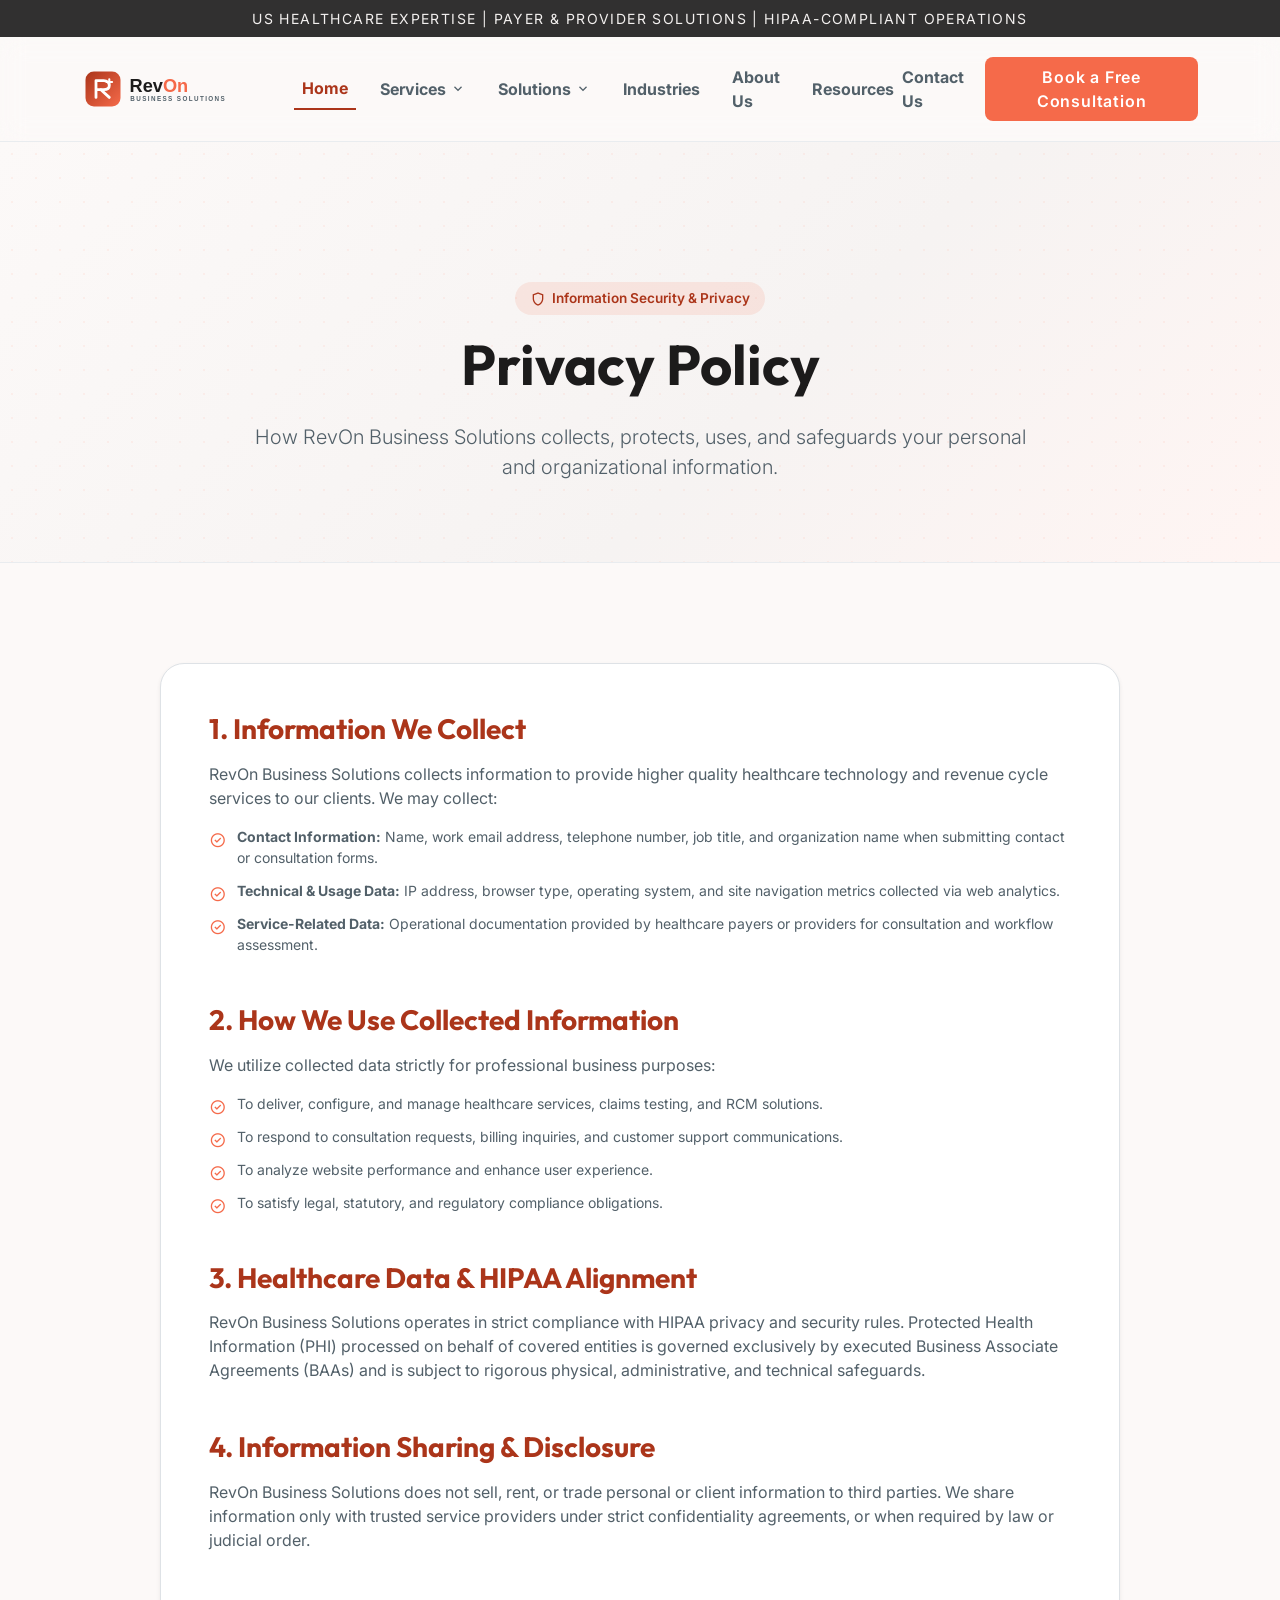
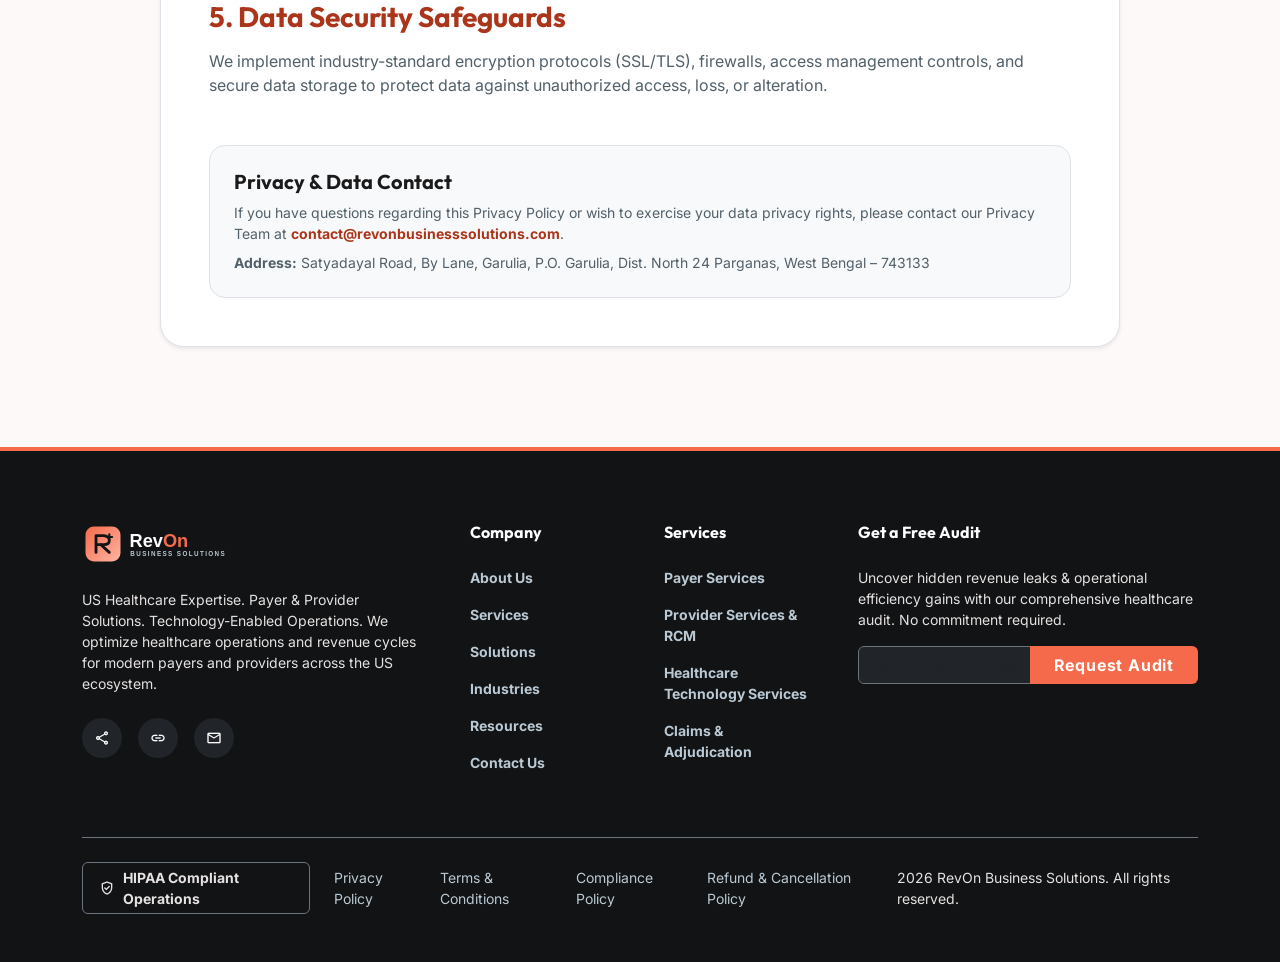
<file: privacy-policy.html>
<!DOCTYPE html>
<html lang="en">
<head>
<meta charset="utf-8"/>
<meta content="width=device-width, initial-scale=1.0" name="viewport"/>
<title>Privacy Policy | RevOn Business Solutions</title>
<!-- Bootstrap 5 CSS -->
<link crossorigin="anonymous" href="https://cdn.jsdelivr.net/npm/bootstrap@5.3.3/dist/css/bootstrap.min.css" rel="stylesheet"/>
<!-- Google Fonts -->
<link href="https://fonts.googleapis.com/css2?family=Outfit:wght@400;600;700&amp;family=Inter:wght@400;500;600&amp;display=swap" rel="stylesheet"/>
<!-- Material Symbols -->
<link href="https://fonts.googleapis.com/css2?family=Material+Symbols+Outlined:wght,FILL@100..700,0..1&amp;display=swap" rel="stylesheet"/>
<!-- Swiper CSS -->
<link href="https://cdn.jsdelivr.net/npm/swiper@11/swiper-bundle.min.css" rel="stylesheet"/>
<!-- AOS CSS -->
<link href="https://cdn.jsdelivr.net/npm/aos@2.3.4/dist/aos.css" rel="stylesheet"/>
<link href="css/style.css" rel="stylesheet"/>
</head>
<body>
<!-- Announcement Bar -->
<div class="announcement-bar bg-inverse-surface py-2 text-center small tracking-widest text-uppercase">
    US Healthcare Expertise | Payer &amp; Provider Solutions | HIPAA-Compliant Operations
</div>

<!-- Offcanvas Mobile Menu -->
<div aria-labelledby="mobileNavLabel" class="offcanvas offcanvas-end offcanvas-menu" id="mobileNavOffcanvas" tabindex="-1">
  <div class="offcanvas-header">
    <a class="navbar-brand font-heading fw-bold d-flex align-items-center gap-2 mb-0" href="index.html"><img src="images/logo.svg" alt="RevOn Business Solutions Logo" height="38"/></a>
    <button aria-label="Close" class="btn-close" data-bs-dismiss="offcanvas" type="button"></button>
  </div>
  <div class="offcanvas-body">
    <ul class="navbar-nav gap-1">
      <li class="nav-item"><a class="nav-link mobile-nav-link text-primary-theme" href="index.html">Home</a></li>
      <li class="nav-item">
        <button class="nav-link mobile-nav-link mobile-accordion-toggle" type="button" aria-expanded="false" data-target="servicesMobileMenu">
          <span>Services</span>
          <span class="material-symbols-outlined fs-6">expand_more</span>
        </button>
        <div class="mobile-submenu" id="servicesMobileMenu" hidden>
          <a href="services.html#payer-services">Payer Services</a>
          <a href="services.html#provider-services">Provider Services</a>
          <a href="services.html#tech-services">Healthcare Technology Services</a>
          <a href="services.html">All Services</a>
        </div>
      </li>
      <li class="nav-item">
        <button class="nav-link mobile-nav-link mobile-accordion-toggle" type="button" aria-expanded="false" data-target="solutionsMobileMenu">
          <span>Solutions</span>
          <span class="material-symbols-outlined fs-6">expand_more</span>
        </button>
        <div class="mobile-submenu" id="solutionsMobileMenu" hidden>
          <a href="solutions.html#claims">Claims</a>
          <a href="solutions.html#benefits">Benefits</a>
          <a href="solutions.html#provider-network">Provider &amp; Network</a>
          <a href="solutions.html#testing-qa">Testing &amp; QA</a>
          <a href="solutions.html#healthcare-it">Healthcare IT</a>
          <a href="solutions.html#rcm">RCM</a>
          <a href="solutions.html#data-analytics">Data &amp; Analytics</a>
          <a href="solutions.html#managed-services">Managed Services</a>
          <a href="solutions.html">All Solutions</a>
        </div>
      </li>
      <li class="nav-item"><a class="nav-link mobile-nav-link" href="industries.html">Industries</a></li>
      <li class="nav-item"><a class="nav-link mobile-nav-link" href="about.html">About Us</a></li>
      <li class="nav-item"><a class="nav-link mobile-nav-link" href="resources.html">Resources</a></li>
      <li class="nav-item"><a class="nav-link mobile-nav-link" href="contact.html">Contact Us</a></li>
    </ul>

    <div class="d-grid gap-2 mt-4">
      <a class="btn btn-primary-theme rounded-3 py-2" href="contact.html">Book a Free Consultation</a>
      <a class="btn btn-outline-theme rounded-3 py-2" href="contact.html">Contact Us</a>
    </div>
  </div>
</div>

<!-- TopNavBar -->
<header class="navbar navbar-expand-lg navbar-glass">
<div class="container-xl">
<!-- Logo -->
<a class="navbar-brand font-heading fw-bold d-flex align-items-center gap-2" href="index.html"><img src="images/logo.svg" alt="RevOn Business Solutions Logo" height="42"/></a>

<!-- Mobile Toggle -->
<button aria-controls="mobileNavOffcanvas" aria-label="Open menu" class="navbar-toggler border-0 d-lg-none" data-bs-target="#mobileNavOffcanvas" data-bs-toggle="offcanvas" type="button">
<span class="material-symbols-outlined fs-2">menu</span>
</button>

<!-- Nav Content -->
<div class="collapse navbar-collapse justify-content-center d-none d-lg-flex" id="mainNav">
<ul class="navbar-nav align-items-center gap-3">
<li class="nav-item">
<a class="nav-link text-primary-theme fw-bold active-nav" href="index.html">Home</a>
</li>
<!-- Services Mega Menu -->
<li class="nav-item mega-menu-wrapper h-100 d-flex align-items-center">
<a class="nav-link text-secondary-theme fw-bold d-flex align-items-center gap-1" href="services.html">
Services <span class="material-symbols-outlined fs-6">expand_more</span>
</a>
<div class="mega-menu-content text-start">
<div class="p-4">
<div class="row g-4">
<div class="col-4">
<h6 class="fw-bold mb-3 d-flex align-items-center gap-2 text-primary-theme">
<span class="material-symbols-outlined fs-5">domain</span> Payer Services
</h6>
<ul class="list-unstyled d-flex flex-column gap-2 small">
<li><a class="text-decoration-none text-secondary-theme" href="services.html#payer-services"><span class="me-2">•</span> Claims &amp; Adjudication</a></li>
<li><a class="text-decoration-none text-secondary-theme" href="services.html#payer-services"><span class="me-2">•</span> Benefits Configuration</a></li>
<li><a class="text-decoration-none text-secondary-theme" href="services.html#payer-services"><span class="me-2">•</span> Provider &amp; Network Config</a></li>
<li><a class="text-decoration-none text-secondary-theme" href="services.html#payer-services"><span class="me-2">•</span> Claims Testing &amp; Validation</a></li>
<li><a class="text-decoration-none text-secondary-theme" href="services.html#payer-services"><span class="me-2">•</span> Payer Operations</a></li>
</ul>
</div>
<div class="col-4">
<h6 class="fw-bold mb-3 d-flex align-items-center gap-2 text-primary-theme">
<span class="material-symbols-outlined fs-5">local_hospital</span> Provider Services
</h6>
<ul class="list-unstyled d-flex flex-column gap-2 small">
<li><a class="text-decoration-none text-secondary-theme" href="services.html#provider-services"><span class="me-2">•</span> Medical Billing &amp; Coding</a></li>
<li><a class="text-decoration-none text-secondary-theme" href="services.html#provider-services"><span class="me-2">•</span> Claims Submission</a></li>
<li><a class="text-decoration-none text-secondary-theme" href="services.html#provider-services"><span class="me-2">•</span> Denial Management</a></li>
<li><a class="text-decoration-none text-secondary-theme" href="services.html#provider-services"><span class="me-2">•</span> AR &amp; Payment Posting</a></li>
<li><a class="text-decoration-none text-secondary-theme" href="services.html#provider-services"><span class="me-2">•</span> Credentialing &amp; RCM</a></li>
</ul>
</div>
<div class="col-4">
<h6 class="fw-bold mb-3 d-flex align-items-center gap-2 text-primary-theme">
<span class="material-symbols-outlined fs-5">terminal</span> Technology Services
</h6>
<ul class="list-unstyled d-flex flex-column gap-2 small">
<li><a class="text-decoration-none text-secondary-theme" href="services.html#tech-services"><span class="me-2">•</span> Business Analysis</a></li>
<li><a class="text-decoration-none text-secondary-theme" href="services.html#tech-services"><span class="me-2">•</span> Application Support</a></li>
<li><a class="text-decoration-none text-secondary-theme" href="services.html#tech-services"><span class="me-2">•</span> QA &amp; Testing</a></li>
<li><a class="text-decoration-none text-secondary-theme" href="services.html#tech-services"><span class="me-2">•</span> Data Validation</a></li>
<li><a class="text-decoration-none text-secondary-theme" href="services.html#tech-services"><span class="me-2">•</span> Process Optimization</a></li>
</ul>
</div>
</div>
</div>
<div class="bg-surface-muted p-3 text-center border-top border-light">
<a class="text-decoration-none fw-bold d-flex justify-content-center align-items-center gap-2" href="services.html" style="color: var(--theme-primary-container);">
Explore All Services <span class="material-symbols-outlined fs-6">arrow_forward</span>
</a>
</div>
</div>
</li>
<!-- Solutions Mega Menu -->
<li class="nav-item mega-menu-wrapper h-100 d-flex align-items-center">
<a class="nav-link text-secondary-theme fw-bold d-flex align-items-center gap-1" href="solutions.html">
Solutions <span class="material-symbols-outlined fs-6">expand_more</span>
</a>
<div class="mega-menu-content mega-menu-solutions text-start" style="width: 780px;">
<div class="p-4">
<div class="row g-4">
<div class="col-4">
<h6 class="fw-bold mb-3 d-flex align-items-center gap-2 text-primary-theme">
<span class="material-symbols-outlined fs-5">shield</span> Payer Solutions
</h6>
<ul class="list-unstyled d-flex flex-column gap-2 small">
<li><a class="text-decoration-none text-secondary-theme" href="solutions.html#claims"><span class="me-2">•</span> Claims Administration</a></li>
<li><a class="text-decoration-none text-secondary-theme" href="solutions.html#benefits"><span class="me-2">•</span> Benefits Configuration</a></li>
<li><a class="text-decoration-none text-secondary-theme" href="solutions.html#provider-network"><span class="me-2">•</span> Provider &amp; Network</a></li>
<li><a class="text-decoration-none text-secondary-theme" href="solutions.html#testing-qa"><span class="me-2">•</span> Claims Testing &amp; QA</a></li>
</ul>
</div>
<div class="col-4">
<h6 class="fw-bold mb-3 d-flex align-items-center gap-2 text-primary-theme">
<span class="material-symbols-outlined fs-5">medication</span> Provider Solutions
</h6>
<ul class="list-unstyled d-flex flex-column gap-2 small">
<li><a class="text-decoration-none text-secondary-theme" href="solutions.html#rcm"><span class="me-2">•</span> Revenue Cycle Management</a></li>
<li><a class="text-decoration-none text-secondary-theme" href="solutions.html#rcm"><span class="me-2">•</span> Medical Billing &amp; Coding</a></li>
<li><a class="text-decoration-none text-secondary-theme" href="solutions.html#rcm"><span class="me-2">•</span> Claims &amp; Denial Management</a></li>
<li><a class="text-decoration-none text-secondary-theme" href="solutions.html#managed-services"><span class="me-2">•</span> Practice Support</a></li>
</ul>
</div>
<div class="col-4">
<h6 class="fw-bold mb-3 d-flex align-items-center gap-2 text-primary-theme">
<span class="material-symbols-outlined fs-5">memory</span> Tech &amp; Digital
</h6>
<ul class="list-unstyled d-flex flex-column gap-2 small">
<li><a class="text-decoration-none text-secondary-theme" href="solutions.html#healthcare-it"><span class="me-2">•</span> Healthcare IT &amp; App Support</a></li>
<li><a class="text-decoration-none text-secondary-theme" href="solutions.html#data-analytics"><span class="me-2">•</span> Data &amp; Analytics</a></li>
<li><a class="text-decoration-none text-secondary-theme" href="solutions.html#healthcare-it"><span class="me-2">•</span> Process Automation</a></li>
<li><a class="text-decoration-none text-secondary-theme" href="solutions.html#managed-services"><span class="me-2">•</span> Managed Operations</a></li>
</ul>
</div>
</div>
</div>
<div class="bg-surface-muted p-3 text-center border-top border-light">
<a class="text-decoration-none fw-bold d-flex justify-content-center align-items-center gap-2" href="solutions.html" style="color: var(--theme-primary-container);">
Explore All Solutions <span class="material-symbols-outlined fs-6">arrow_forward</span>
</a>
</div>
</div>
</li>
<li class="nav-item"><a class="nav-link text-secondary-theme fw-bold" href="industries.html">Industries</a></li>
<li class="nav-item"><a class="nav-link text-secondary-theme fw-bold" href="about.html">About Us</a></li>
<li class="nav-item"><a class="nav-link text-secondary-theme fw-bold" href="resources.html">Resources</a></li>
</ul>
</div>
<!-- Actions -->
<div class="d-none d-lg-flex align-items-center gap-3">
<a class="text-decoration-none text-secondary-theme fw-bold" href="contact.html">Contact Us</a>
<a class="btn btn-primary-theme rounded-3 px-4 py-2" href="contact.html">Book a Free Consultation</a>
</div>
</div>
</header>

<!-- Hero Banner -->
<section class="page-hero">
<div class="page-hero-overlay"></div>
<div class="container-xl position-relative z-index-1 text-center">
<span class="badge-theme-light mb-3" data-aos="fade-up">
<span class="material-symbols-outlined fs-6">shield</span> Information Security &amp; Privacy
</span>
<h1 class="display-4 font-heading fw-bold mb-4" data-aos="fade-up" data-aos-delay="100">
    Privacy Policy
</h1>
<p class="lead text-secondary-theme mx-auto mb-0" style="max-width: 800px;" data-aos="fade-up" data-aos-delay="200">
    How RevOn Business Solutions collects, protects, uses, and safeguards your personal and organizational information.
</p>
</div>
</section>

<!-- Policy Content -->
<section class="py-section">
<div class="container-xl">
<div class="bg-white p-4 p-md-5 rounded-3xl border shadow-sm mx-auto" style="max-width: 960px;">

<div class="mb-5">
    <h3 class="font-heading mb-3 text-primary-theme">1. Information We Collect</h3>
    <p class="text-secondary-theme mb-3">
        RevOn Business Solutions collects information to provide higher quality healthcare technology and revenue cycle services to our clients. We may collect:
    </p>
    <ul class="feature-check-list small">
        <li><strong>Contact Information:</strong> Name, work email address, telephone number, job title, and organization name when submitting contact or consultation forms.</li>
        <li><strong>Technical &amp; Usage Data:</strong> IP address, browser type, operating system, and site navigation metrics collected via web analytics.</li>
        <li><strong>Service-Related Data:</strong> Operational documentation provided by healthcare payers or providers for consultation and workflow assessment.</li>
    </ul>
</div>

<div class="mb-5">
    <h3 class="font-heading mb-3 text-primary-theme">2. How We Use Collected Information</h3>
    <p class="text-secondary-theme mb-3">
        We utilize collected data strictly for professional business purposes:
    </p>
    <ul class="feature-check-list small">
        <li>To deliver, configure, and manage healthcare services, claims testing, and RCM solutions.</li>
        <li>To respond to consultation requests, billing inquiries, and customer support communications.</li>
        <li>To analyze website performance and enhance user experience.</li>
        <li>To satisfy legal, statutory, and regulatory compliance obligations.</li>
    </ul>
</div>

<div class="mb-5">
    <h3 class="font-heading mb-3 text-primary-theme">3. Healthcare Data &amp; HIPAA Alignment</h3>
    <p class="text-secondary-theme">
        RevOn Business Solutions operates in strict compliance with HIPAA privacy and security rules. Protected Health Information (PHI) processed on behalf of covered entities is governed exclusively by executed Business Associate Agreements (BAAs) and is subject to rigorous physical, administrative, and technical safeguards.
    </p>
</div>

<div class="mb-5">
    <h3 class="font-heading mb-3 text-primary-theme">4. Information Sharing &amp; Disclosure</h3>
    <p class="text-secondary-theme">
        RevOn Business Solutions does not sell, rent, or trade personal or client information to third parties. We share information only with trusted service providers under strict confidentiality agreements, or when required by law or judicial order.
    </p>
</div>

<div class="mb-5">
    <h3 class="font-heading mb-3 text-primary-theme">5. Data Security Safeguards</h3>
    <p class="text-secondary-theme">
        We implement industry-standard encryption protocols (SSL/TLS), firewalls, access management controls, and secure data storage to protect data against unauthorized access, loss, or alteration.
    </p>
</div>

<div class="p-4 bg-surface-muted rounded-2xl border">
    <h5 class="font-heading mb-2">Privacy &amp; Data Contact</h5>
    <p class="small text-secondary-theme mb-2">
        If you have questions regarding this Privacy Policy or wish to exercise your data privacy rights, please contact our Privacy Team at <a href="mailto:contact@revonbusinesssolutions.com" class="text-primary-theme fw-bold text-decoration-none">contact@revonbusinesssolutions.com</a>.
    </p>
    <p class="small text-secondary-theme mb-0">
        <strong>Address:</strong> Satyadayal Road, By Lane, Garulia, P.O. Garulia, Dist. North 24 Parganas, West Bengal – 743133
    </p>
</div>

</div>
</div>
</section>

<!-- Premium Footer -->
<footer class="premium-footer py-5">
<div class="container-xl pt-4">
<div class="row g-5 mb-5">
<!-- Brand Column -->
<div class="col-lg-4 col-12">
<a class="text-decoration-none text-white fs-3 font-heading fw-bold d-flex align-items-center gap-2 mb-4" href="index.html"><img src="images/logo-white.svg" alt="RevOn Business Solutions Logo" height="42"/></a>
<p class="small mb-4">
US Healthcare Expertise. Payer &amp; Provider Solutions. Technology-Enabled Operations. We optimize healthcare operations and revenue cycles for modern payers and providers across the US ecosystem.
</p>
<div class="d-flex gap-3">
<a class="btn btn-outline-secondary rounded-circle d-flex align-items-center justify-content-center text-white border-0 bg-dark" href="#" style="width: 40px; height: 40px;">
<span class="material-symbols-outlined fs-6">share</span>
</a>
<a class="btn btn-outline-secondary rounded-circle d-flex align-items-center justify-content-center text-white border-0 bg-dark" href="#" style="width: 40px; height: 40px;">
<span class="material-symbols-outlined fs-6">link</span>
</a>
<a class="btn btn-outline-secondary rounded-circle d-flex align-items-center justify-content-center text-white border-0 bg-dark" href="contact.html" style="width: 40px; height: 40px;">
<span class="material-symbols-outlined fs-6">mail</span>
</a>
</div>
</div>
<!-- Links Columns -->
<div class="col-lg-2 col-md-4 col-6">
<h5 class="text-white mb-4 fs-6 d-flex align-items-center gap-2">
Company
</h5>
<ul class="list-unstyled d-flex flex-column gap-3 small fw-bold">
<li><a class="text-decoration-none" href="about.html">About Us</a></li>
<li><a class="text-decoration-none" href="services.html">Services</a></li>
<li><a class="text-decoration-none" href="solutions.html">Solutions</a></li>
<li><a class="text-decoration-none" href="industries.html">Industries</a></li>
<li><a class="text-decoration-none" href="resources.html">Resources</a></li>
<li><a class="text-decoration-none" href="contact.html">Contact Us</a></li>
</ul>
</div>
<div class="col-lg-2 col-md-4 col-6">
<h5 class="text-white mb-4 fs-6 d-flex align-items-center gap-2">
Services
</h5>
<ul class="list-unstyled d-flex flex-column gap-3 small fw-bold">
<li><a class="text-decoration-none" href="services.html#payer-services">Payer Services</a></li>
<li><a class="text-decoration-none" href="services.html#provider-services">Provider Services &amp; RCM</a></li>
<li><a class="text-decoration-none" href="services.html#tech-services">Healthcare Technology Services</a></li>
<li><a class="text-decoration-none" href="solutions.html#claims">Claims &amp; Adjudication</a></li>
</ul>
</div>
<!-- Newsletter -->
<div class="col-lg-4 col-md-4">
<h5 class="text-white mb-4 fs-6 d-flex align-items-center gap-2">
Get a Free Audit
</h5>
<p class="small mb-3">Uncover hidden revenue leaks &amp; operational efficiency gains with our comprehensive healthcare audit. No commitment required.</p>
<form action="contact.html" method="get">
<div class="input-group footer-newsletter-form">
<input aria-label="Work Email Address" class="form-control bg-dark border-secondary text-white" placeholder="Work Email Address" required="" type="email"/>
<button class="btn btn-primary-theme fw-bold px-4" type="submit">Request Audit</button>
</div>
</form>
</div>
</div>
<!-- Legal Bottom -->
<div class="footer-bottom border-top border-secondary pt-4 mt-4 d-flex flex-column flex-md-row justify-content-between align-items-center gap-4">
<div class="footer-compliance d-flex gap-4">
<div class="d-flex align-items-center gap-2 border border-secondary rounded px-3 py-1 small">
<span class="material-symbols-outlined fs-6">verified_user</span>
<span class="fw-bold">HIPAA Compliant Operations</span>
</div>
</div>
<div class="footer-policy-links d-flex gap-4 small">
<a class="text-decoration-none text-inherit" href="privacy-policy.html">Privacy Policy</a>
<a class="text-decoration-none text-inherit" href="terms-conditions.html">Terms &amp; Conditions</a>
<a class="text-decoration-none text-inherit" href="compliance-policy.html">Compliance Policy</a>
<a class="text-decoration-none text-inherit" href="refund-cancellation-policy.html">Refund &amp; Cancellation Policy</a>
<span>2026 RevOn Business Solutions. All rights reserved.</span>
</div>
</div>
</div>
</footer>

<!-- Scripts -->
<script src="https://cdn.jsdelivr.net/npm/bootstrap@5.3.3/dist/js/bootstrap.bundle.min.js"></script>
<script src="https://cdn.jsdelivr.net/npm/swiper@11/swiper-bundle.min.js"></script>
<!-- AOS JS -->
<script src="https://cdn.jsdelivr.net/npm/aos@2.3.4/dist/aos.js"></script>
<script src="js/script.js"></script>
</body>
</html>
</file>
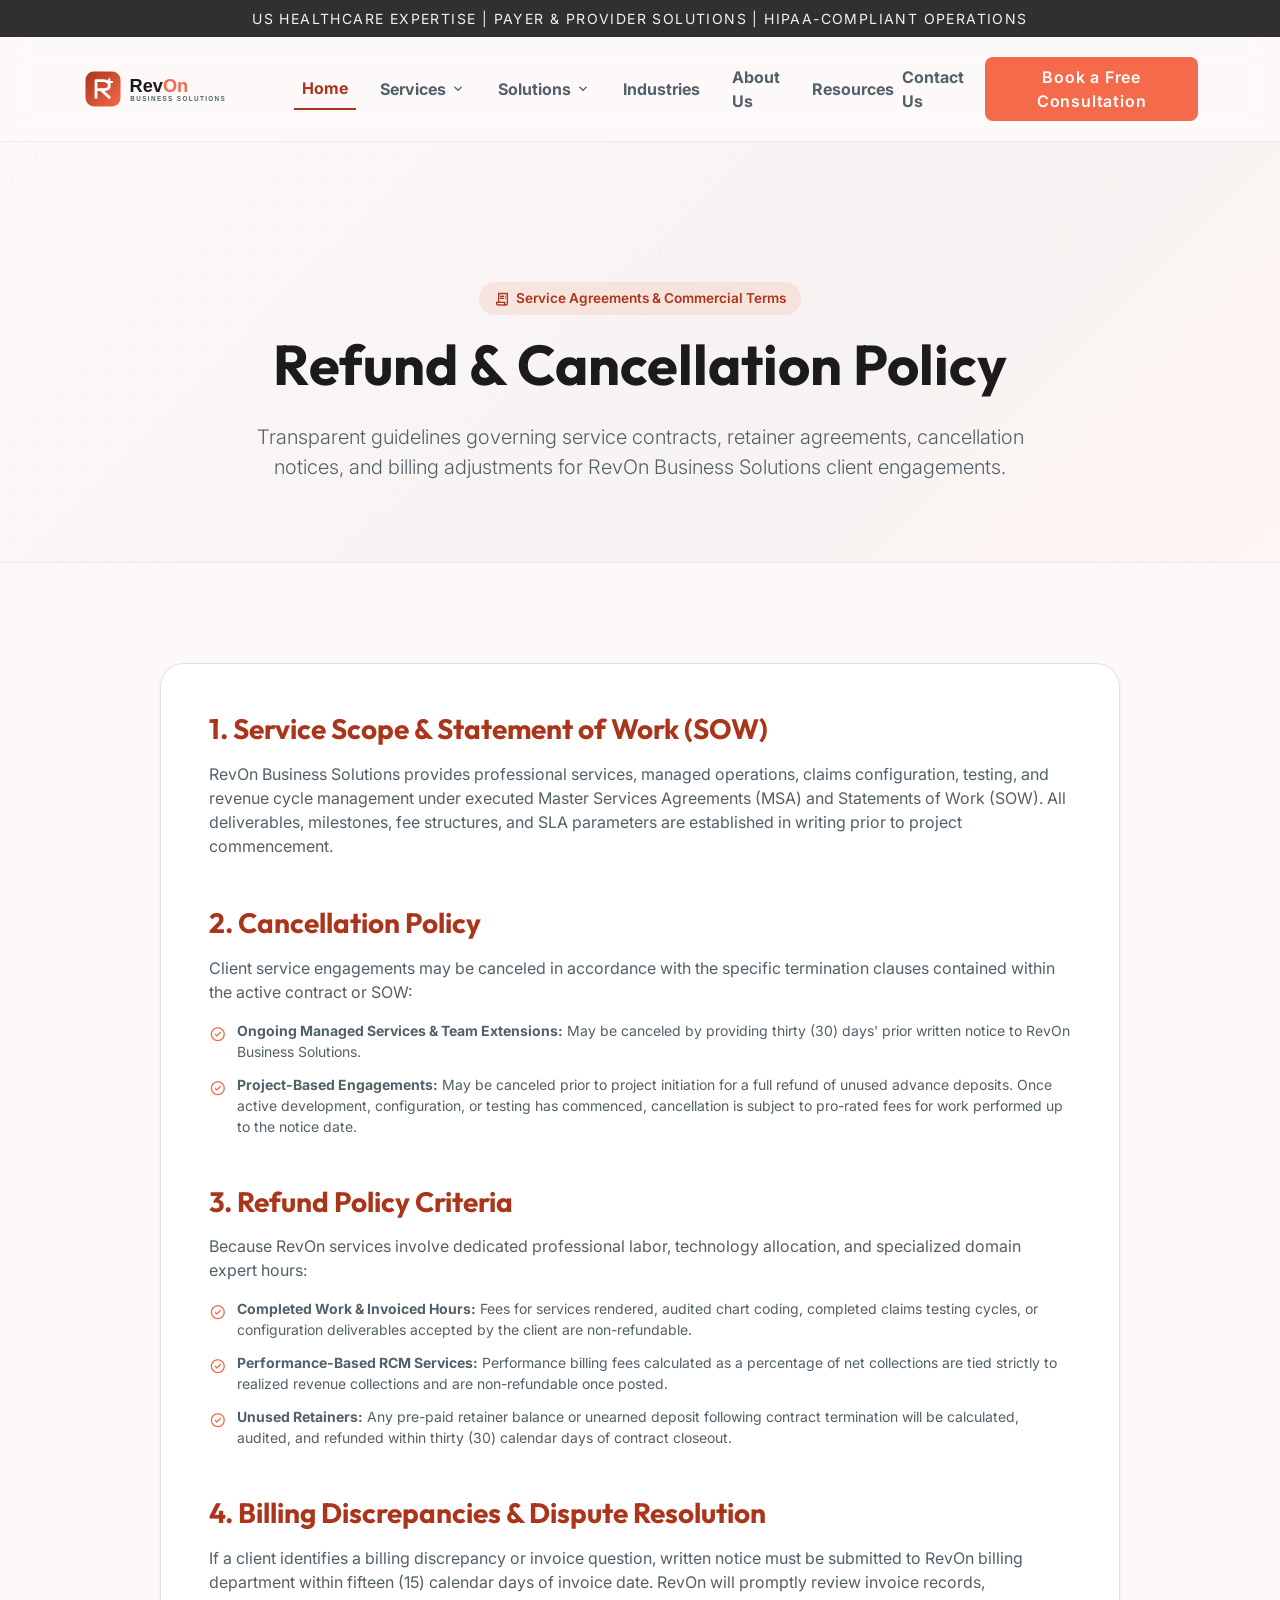
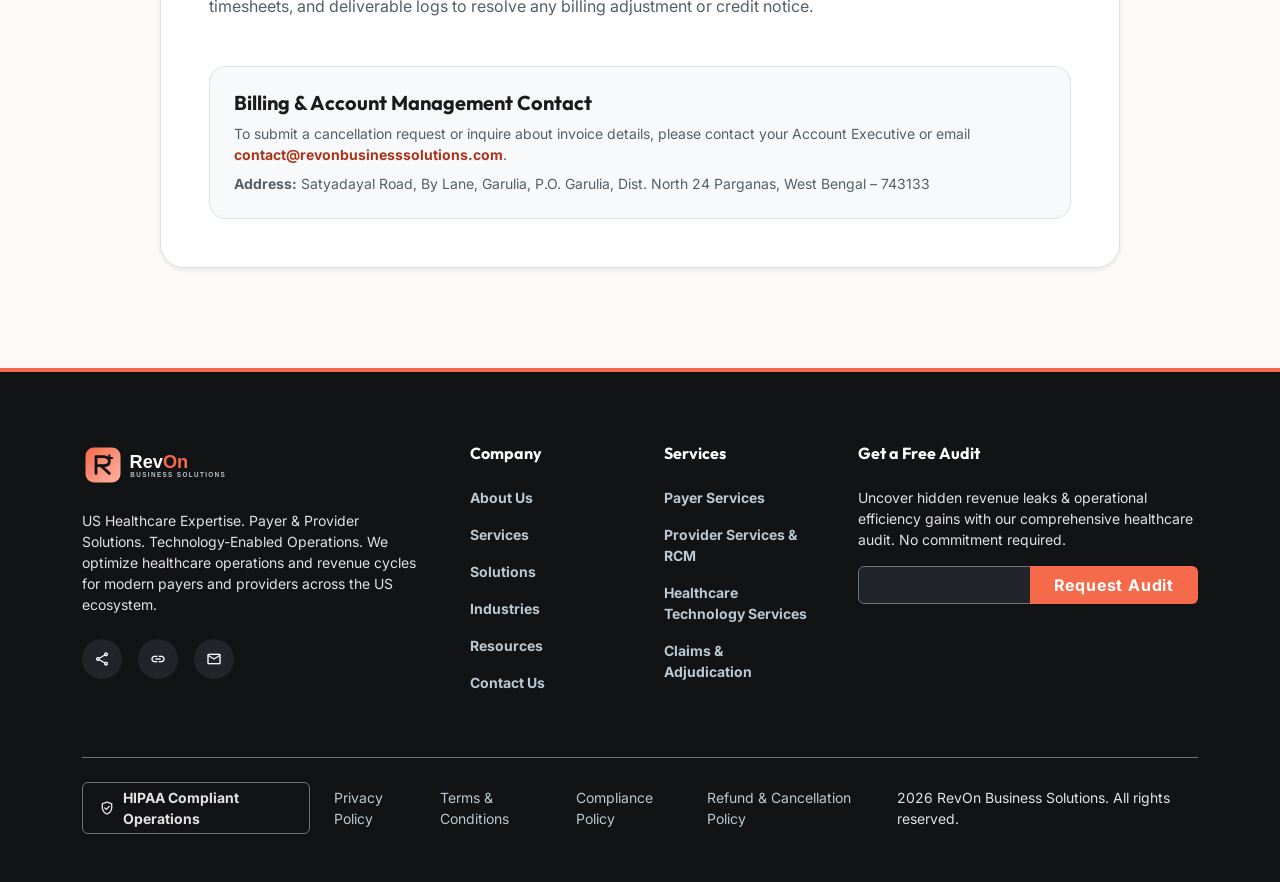
<file: refund-cancellation-policy.html>
<!DOCTYPE html>
<html lang="en">
<head>
<meta charset="utf-8"/>
<meta content="width=device-width, initial-scale=1.0" name="viewport"/>
<title>Refund &amp; Cancellation Policy | RevOn Business Solutions</title>
<!-- Bootstrap 5 CSS -->
<link crossorigin="anonymous" href="https://cdn.jsdelivr.net/npm/bootstrap@5.3.3/dist/css/bootstrap.min.css" rel="stylesheet"/>
<!-- Google Fonts -->
<link href="https://fonts.googleapis.com/css2?family=Outfit:wght@400;600;700&amp;family=Inter:wght@400;500;600&amp;display=swap" rel="stylesheet"/>
<!-- Material Symbols -->
<link href="https://fonts.googleapis.com/css2?family=Material+Symbols+Outlined:wght,FILL@100..700,0..1&amp;display=swap" rel="stylesheet"/>
<!-- Swiper CSS -->
<link href="https://cdn.jsdelivr.net/npm/swiper@11/swiper-bundle.min.css" rel="stylesheet"/>
<!-- AOS CSS -->
<link href="https://cdn.jsdelivr.net/npm/aos@2.3.4/dist/aos.css" rel="stylesheet"/>
<link href="css/style.css" rel="stylesheet"/>
</head>
<body>
<!-- Announcement Bar -->
<div class="announcement-bar bg-inverse-surface py-2 text-center small tracking-widest text-uppercase">
    US Healthcare Expertise | Payer &amp; Provider Solutions | HIPAA-Compliant Operations
</div>

<!-- Offcanvas Mobile Menu -->
<div aria-labelledby="mobileNavLabel" class="offcanvas offcanvas-end offcanvas-menu" id="mobileNavOffcanvas" tabindex="-1">
  <div class="offcanvas-header">
    <a class="navbar-brand font-heading fw-bold d-flex align-items-center gap-2 mb-0" href="index.html"><img src="images/logo.svg" alt="RevOn Business Solutions Logo" height="38"/></a>
    <button aria-label="Close" class="btn-close" data-bs-dismiss="offcanvas" type="button"></button>
  </div>
  <div class="offcanvas-body">
    <ul class="navbar-nav gap-1">
      <li class="nav-item"><a class="nav-link mobile-nav-link text-primary-theme" href="index.html">Home</a></li>
      <li class="nav-item">
        <button class="nav-link mobile-nav-link mobile-accordion-toggle" type="button" aria-expanded="false" data-target="servicesMobileMenu">
          <span>Services</span>
          <span class="material-symbols-outlined fs-6">expand_more</span>
        </button>
        <div class="mobile-submenu" id="servicesMobileMenu" hidden>
          <a href="services.html#payer-services">Payer Services</a>
          <a href="services.html#provider-services">Provider Services</a>
          <a href="services.html#tech-services">Healthcare Technology Services</a>
          <a href="services.html">All Services</a>
        </div>
      </li>
      <li class="nav-item">
        <button class="nav-link mobile-nav-link mobile-accordion-toggle" type="button" aria-expanded="false" data-target="solutionsMobileMenu">
          <span>Solutions</span>
          <span class="material-symbols-outlined fs-6">expand_more</span>
        </button>
        <div class="mobile-submenu" id="solutionsMobileMenu" hidden>
          <a href="solutions.html#claims">Claims</a>
          <a href="solutions.html#benefits">Benefits</a>
          <a href="solutions.html#provider-network">Provider &amp; Network</a>
          <a href="solutions.html#testing-qa">Testing &amp; QA</a>
          <a href="solutions.html#healthcare-it">Healthcare IT</a>
          <a href="solutions.html#rcm">RCM</a>
          <a href="solutions.html#data-analytics">Data &amp; Analytics</a>
          <a href="solutions.html#managed-services">Managed Services</a>
          <a href="solutions.html">All Solutions</a>
        </div>
      </li>
      <li class="nav-item"><a class="nav-link mobile-nav-link" href="industries.html">Industries</a></li>
      <li class="nav-item"><a class="nav-link mobile-nav-link" href="about.html">About Us</a></li>
      <li class="nav-item"><a class="nav-link mobile-nav-link" href="resources.html">Resources</a></li>
      <li class="nav-item"><a class="nav-link mobile-nav-link" href="contact.html">Contact Us</a></li>
    </ul>

    <div class="d-grid gap-2 mt-4">
      <a class="btn btn-primary-theme rounded-3 py-2" href="contact.html">Book a Free Consultation</a>
      <a class="btn btn-outline-theme rounded-3 py-2" href="contact.html">Contact Us</a>
    </div>
  </div>
</div>

<!-- TopNavBar -->
<header class="navbar navbar-expand-lg navbar-glass">
<div class="container-xl">
<!-- Logo -->
<a class="navbar-brand font-heading fw-bold d-flex align-items-center gap-2" href="index.html"><img src="images/logo.svg" alt="RevOn Business Solutions Logo" height="42"/></a>

<!-- Mobile Toggle -->
<button aria-controls="mobileNavOffcanvas" aria-label="Open menu" class="navbar-toggler border-0 d-lg-none" data-bs-target="#mobileNavOffcanvas" data-bs-toggle="offcanvas" type="button">
<span class="material-symbols-outlined fs-2">menu</span>
</button>

<!-- Nav Content -->
<div class="collapse navbar-collapse justify-content-center d-none d-lg-flex" id="mainNav">
<ul class="navbar-nav align-items-center gap-3">
<li class="nav-item">
<a class="nav-link text-primary-theme fw-bold active-nav" href="index.html">Home</a>
</li>
<!-- Services Mega Menu -->
<li class="nav-item mega-menu-wrapper h-100 d-flex align-items-center">
<a class="nav-link text-secondary-theme fw-bold d-flex align-items-center gap-1" href="services.html">
Services <span class="material-symbols-outlined fs-6">expand_more</span>
</a>
<div class="mega-menu-content text-start">
<div class="p-4">
<div class="row g-4">
<div class="col-4">
<h6 class="fw-bold mb-3 d-flex align-items-center gap-2 text-primary-theme">
<span class="material-symbols-outlined fs-5">domain</span> Payer Services
</h6>
<ul class="list-unstyled d-flex flex-column gap-2 small">
<li><a class="text-decoration-none text-secondary-theme" href="services.html#payer-services"><span class="me-2">•</span> Claims &amp; Adjudication</a></li>
<li><a class="text-decoration-none text-secondary-theme" href="services.html#payer-services"><span class="me-2">•</span> Benefits Configuration</a></li>
<li><a class="text-decoration-none text-secondary-theme" href="services.html#payer-services"><span class="me-2">•</span> Provider &amp; Network Config</a></li>
<li><a class="text-decoration-none text-secondary-theme" href="services.html#payer-services"><span class="me-2">•</span> Claims Testing &amp; Validation</a></li>
<li><a class="text-decoration-none text-secondary-theme" href="services.html#payer-services"><span class="me-2">•</span> Payer Operations</a></li>
</ul>
</div>
<div class="col-4">
<h6 class="fw-bold mb-3 d-flex align-items-center gap-2 text-primary-theme">
<span class="material-symbols-outlined fs-5">local_hospital</span> Provider Services
</h6>
<ul class="list-unstyled d-flex flex-column gap-2 small">
<li><a class="text-decoration-none text-secondary-theme" href="services.html#provider-services"><span class="me-2">•</span> Medical Billing &amp; Coding</a></li>
<li><a class="text-decoration-none text-secondary-theme" href="services.html#provider-services"><span class="me-2">•</span> Claims Submission</a></li>
<li><a class="text-decoration-none text-secondary-theme" href="services.html#provider-services"><span class="me-2">•</span> Denial Management</a></li>
<li><a class="text-decoration-none text-secondary-theme" href="services.html#provider-services"><span class="me-2">•</span> AR &amp; Payment Posting</a></li>
<li><a class="text-decoration-none text-secondary-theme" href="services.html#provider-services"><span class="me-2">•</span> Credentialing &amp; RCM</a></li>
</ul>
</div>
<div class="col-4">
<h6 class="fw-bold mb-3 d-flex align-items-center gap-2 text-primary-theme">
<span class="material-symbols-outlined fs-5">terminal</span> Technology Services
</h6>
<ul class="list-unstyled d-flex flex-column gap-2 small">
<li><a class="text-decoration-none text-secondary-theme" href="services.html#tech-services"><span class="me-2">•</span> Business Analysis</a></li>
<li><a class="text-decoration-none text-secondary-theme" href="services.html#tech-services"><span class="me-2">•</span> Application Support</a></li>
<li><a class="text-decoration-none text-secondary-theme" href="services.html#tech-services"><span class="me-2">•</span> QA &amp; Testing</a></li>
<li><a class="text-decoration-none text-secondary-theme" href="services.html#tech-services"><span class="me-2">•</span> Data Validation</a></li>
<li><a class="text-decoration-none text-secondary-theme" href="services.html#tech-services"><span class="me-2">•</span> Process Optimization</a></li>
</ul>
</div>
</div>
</div>
<div class="bg-surface-muted p-3 text-center border-top border-light">
<a class="text-decoration-none fw-bold d-flex justify-content-center align-items-center gap-2" href="services.html" style="color: var(--theme-primary-container);">
Explore All Services <span class="material-symbols-outlined fs-6">arrow_forward</span>
</a>
</div>
</div>
</li>
<!-- Solutions Mega Menu -->
<li class="nav-item mega-menu-wrapper h-100 d-flex align-items-center">
<a class="nav-link text-secondary-theme fw-bold d-flex align-items-center gap-1" href="solutions.html">
Solutions <span class="material-symbols-outlined fs-6">expand_more</span>
</a>
<div class="mega-menu-content mega-menu-solutions text-start" style="width: 780px;">
<div class="p-4">
<div class="row g-4">
<div class="col-4">
<h6 class="fw-bold mb-3 d-flex align-items-center gap-2 text-primary-theme">
<span class="material-symbols-outlined fs-5">shield</span> Payer Solutions
</h6>
<ul class="list-unstyled d-flex flex-column gap-2 small">
<li><a class="text-decoration-none text-secondary-theme" href="solutions.html#claims"><span class="me-2">•</span> Claims Administration</a></li>
<li><a class="text-decoration-none text-secondary-theme" href="solutions.html#benefits"><span class="me-2">•</span> Benefits Configuration</a></li>
<li><a class="text-decoration-none text-secondary-theme" href="solutions.html#provider-network"><span class="me-2">•</span> Provider &amp; Network</a></li>
<li><a class="text-decoration-none text-secondary-theme" href="solutions.html#testing-qa"><span class="me-2">•</span> Claims Testing &amp; QA</a></li>
</ul>
</div>
<div class="col-4">
<h6 class="fw-bold mb-3 d-flex align-items-center gap-2 text-primary-theme">
<span class="material-symbols-outlined fs-5">medication</span> Provider Solutions
</h6>
<ul class="list-unstyled d-flex flex-column gap-2 small">
<li><a class="text-decoration-none text-secondary-theme" href="solutions.html#rcm"><span class="me-2">•</span> Revenue Cycle Management</a></li>
<li><a class="text-decoration-none text-secondary-theme" href="solutions.html#rcm"><span class="me-2">•</span> Medical Billing &amp; Coding</a></li>
<li><a class="text-decoration-none text-secondary-theme" href="solutions.html#rcm"><span class="me-2">•</span> Claims &amp; Denial Management</a></li>
<li><a class="text-decoration-none text-secondary-theme" href="solutions.html#managed-services"><span class="me-2">•</span> Practice Support</a></li>
</ul>
</div>
<div class="col-4">
<h6 class="fw-bold mb-3 d-flex align-items-center gap-2 text-primary-theme">
<span class="material-symbols-outlined fs-5">memory</span> Tech &amp; Digital
</h6>
<ul class="list-unstyled d-flex flex-column gap-2 small">
<li><a class="text-decoration-none text-secondary-theme" href="solutions.html#healthcare-it"><span class="me-2">•</span> Healthcare IT &amp; App Support</a></li>
<li><a class="text-decoration-none text-secondary-theme" href="solutions.html#data-analytics"><span class="me-2">•</span> Data &amp; Analytics</a></li>
<li><a class="text-decoration-none text-secondary-theme" href="solutions.html#healthcare-it"><span class="me-2">•</span> Process Automation</a></li>
<li><a class="text-decoration-none text-secondary-theme" href="solutions.html#managed-services"><span class="me-2">•</span> Managed Operations</a></li>
</ul>
</div>
</div>
</div>
<div class="bg-surface-muted p-3 text-center border-top border-light">
<a class="text-decoration-none fw-bold d-flex justify-content-center align-items-center gap-2" href="solutions.html" style="color: var(--theme-primary-container);">
Explore All Solutions <span class="material-symbols-outlined fs-6">arrow_forward</span>
</a>
</div>
</div>
</li>
<li class="nav-item"><a class="nav-link text-secondary-theme fw-bold" href="industries.html">Industries</a></li>
<li class="nav-item"><a class="nav-link text-secondary-theme fw-bold" href="about.html">About Us</a></li>
<li class="nav-item"><a class="nav-link text-secondary-theme fw-bold" href="resources.html">Resources</a></li>
</ul>
</div>
<!-- Actions -->
<div class="d-none d-lg-flex align-items-center gap-3">
<a class="text-decoration-none text-secondary-theme fw-bold" href="contact.html">Contact Us</a>
<a class="btn btn-primary-theme rounded-3 px-4 py-2" href="contact.html">Book a Free Consultation</a>
</div>
</div>
</header>

<!-- Hero Banner -->
<section class="page-hero">
<div class="page-hero-overlay"></div>
<div class="container-xl position-relative z-index-1 text-center">
<span class="badge-theme-light mb-3" data-aos="fade-up">
<span class="material-symbols-outlined fs-6">receipt_long</span> Service Agreements &amp; Commercial Terms
</span>
<h1 class="display-4 font-heading fw-bold mb-4" data-aos="fade-up" data-aos-delay="100">
    Refund &amp; Cancellation Policy
</h1>
<p class="lead text-secondary-theme mx-auto mb-0" style="max-width: 800px;" data-aos="fade-up" data-aos-delay="200">
    Transparent guidelines governing service contracts, retainer agreements, cancellation notices, and billing adjustments for RevOn Business Solutions client engagements.
</p>
</div>
</section>

<!-- Policy Content -->
<section class="py-section">
<div class="container-xl">
<div class="bg-white p-4 p-md-5 rounded-3xl border shadow-sm mx-auto" style="max-width: 960px;">

<div class="mb-5">
    <h3 class="font-heading mb-3 text-primary-theme">1. Service Scope &amp; Statement of Work (SOW)</h3>
    <p class="text-secondary-theme">
        RevOn Business Solutions provides professional services, managed operations, claims configuration, testing, and revenue cycle management under executed Master Services Agreements (MSA) and Statements of Work (SOW). All deliverables, milestones, fee structures, and SLA parameters are established in writing prior to project commencement.
    </p>
</div>

<div class="mb-5">
    <h3 class="font-heading mb-3 text-primary-theme">2. Cancellation Policy</h3>
    <p class="text-secondary-theme mb-3">
        Client service engagements may be canceled in accordance with the specific termination clauses contained within the active contract or SOW:
    </p>
    <ul class="feature-check-list small">
        <li><strong>Ongoing Managed Services &amp; Team Extensions:</strong> May be canceled by providing thirty (30) days' prior written notice to RevOn Business Solutions.</li>
        <li><strong>Project-Based Engagements:</strong> May be canceled prior to project initiation for a full refund of unused advance deposits. Once active development, configuration, or testing has commenced, cancellation is subject to pro-rated fees for work performed up to the notice date.</li>
    </ul>
</div>

<div class="mb-5">
    <h3 class="font-heading mb-3 text-primary-theme">3. Refund Policy Criteria</h3>
    <p class="text-secondary-theme mb-3">
        Because RevOn services involve dedicated professional labor, technology allocation, and specialized domain expert hours:
    </p>
    <ul class="feature-check-list small">
        <li><strong>Completed Work &amp; Invoiced Hours:</strong> Fees for services rendered, audited chart coding, completed claims testing cycles, or configuration deliverables accepted by the client are non-refundable.</li>
        <li><strong>Performance-Based RCM Services:</strong> Performance billing fees calculated as a percentage of net collections are tied strictly to realized revenue collections and are non-refundable once posted.</li>
        <li><strong>Unused Retainers:</strong> Any pre-paid retainer balance or unearned deposit following contract termination will be calculated, audited, and refunded within thirty (30) calendar days of contract closeout.</li>
    </ul>
</div>

<div class="mb-5">
    <h3 class="font-heading mb-3 text-primary-theme">4. Billing Discrepancies &amp; Dispute Resolution</h3>
    <p class="text-secondary-theme">
        If a client identifies a billing discrepancy or invoice question, written notice must be submitted to RevOn billing department within fifteen (15) calendar days of invoice date. RevOn will promptly review invoice records, timesheets, and deliverable logs to resolve any billing adjustment or credit notice.
    </p>
</div>

<div class="p-4 bg-surface-muted rounded-2xl border">
    <h5 class="font-heading mb-2">Billing &amp; Account Management Contact</h5>
    <p class="small text-secondary-theme mb-2">
        To submit a cancellation request or inquire about invoice details, please contact your Account Executive or email <a href="mailto:contact@revonbusinesssolutions.com" class="text-primary-theme fw-bold text-decoration-none">contact@revonbusinesssolutions.com</a>.
    </p>
    <p class="small text-secondary-theme mb-0">
        <strong>Address:</strong> Satyadayal Road, By Lane, Garulia, P.O. Garulia, Dist. North 24 Parganas, West Bengal – 743133
    </p>
</div>

</div>
</div>
</section>

<!-- Premium Footer -->
<footer class="premium-footer py-5">
<div class="container-xl pt-4">
<div class="row g-5 mb-5">
<!-- Brand Column -->
<div class="col-lg-4 col-12">
<a class="text-decoration-none text-white fs-3 font-heading fw-bold d-flex align-items-center gap-2 mb-4" href="index.html"><img src="images/logo-white.svg" alt="RevOn Business Solutions Logo" height="42"/></a>
<p class="small mb-4">
US Healthcare Expertise. Payer &amp; Provider Solutions. Technology-Enabled Operations. We optimize healthcare operations and revenue cycles for modern payers and providers across the US ecosystem.
</p>
<div class="d-flex gap-3">
<a class="btn btn-outline-secondary rounded-circle d-flex align-items-center justify-content-center text-white border-0 bg-dark" href="#" style="width: 40px; height: 40px;">
<span class="material-symbols-outlined fs-6">share</span>
</a>
<a class="btn btn-outline-secondary rounded-circle d-flex align-items-center justify-content-center text-white border-0 bg-dark" href="#" style="width: 40px; height: 40px;">
<span class="material-symbols-outlined fs-6">link</span>
</a>
<a class="btn btn-outline-secondary rounded-circle d-flex align-items-center justify-content-center text-white border-0 bg-dark" href="contact.html" style="width: 40px; height: 40px;">
<span class="material-symbols-outlined fs-6">mail</span>
</a>
</div>
</div>
<!-- Links Columns -->
<div class="col-lg-2 col-md-4 col-6">
<h5 class="text-white mb-4 fs-6 d-flex align-items-center gap-2">
Company
</h5>
<ul class="list-unstyled d-flex flex-column gap-3 small fw-bold">
<li><a class="text-decoration-none" href="about.html">About Us</a></li>
<li><a class="text-decoration-none" href="services.html">Services</a></li>
<li><a class="text-decoration-none" href="solutions.html">Solutions</a></li>
<li><a class="text-decoration-none" href="industries.html">Industries</a></li>
<li><a class="text-decoration-none" href="resources.html">Resources</a></li>
<li><a class="text-decoration-none" href="contact.html">Contact Us</a></li>
</ul>
</div>
<div class="col-lg-2 col-md-4 col-6">
<h5 class="text-white mb-4 fs-6 d-flex align-items-center gap-2">
Services
</h5>
<ul class="list-unstyled d-flex flex-column gap-3 small fw-bold">
<li><a class="text-decoration-none" href="services.html#payer-services">Payer Services</a></li>
<li><a class="text-decoration-none" href="services.html#provider-services">Provider Services &amp; RCM</a></li>
<li><a class="text-decoration-none" href="services.html#tech-services">Healthcare Technology Services</a></li>
<li><a class="text-decoration-none" href="solutions.html#claims">Claims &amp; Adjudication</a></li>
</ul>
</div>
<!-- Newsletter -->
<div class="col-lg-4 col-md-4">
<h5 class="text-white mb-4 fs-6 d-flex align-items-center gap-2">
Get a Free Audit
</h5>
<p class="small mb-3">Uncover hidden revenue leaks &amp; operational efficiency gains with our comprehensive healthcare audit. No commitment required.</p>
<form action="contact.html" method="get">
<div class="input-group footer-newsletter-form">
<input aria-label="Work Email Address" class="form-control bg-dark border-secondary text-white" placeholder="Work Email Address" required="" type="email"/>
<button class="btn btn-primary-theme fw-bold px-4" type="submit">Request Audit</button>
</div>
</form>
</div>
</div>
<!-- Legal Bottom -->
<div class="footer-bottom border-top border-secondary pt-4 mt-4 d-flex flex-column flex-md-row justify-content-between align-items-center gap-4">
<div class="footer-compliance d-flex gap-4">
<div class="d-flex align-items-center gap-2 border border-secondary rounded px-3 py-1 small">
<span class="material-symbols-outlined fs-6">verified_user</span>
<span class="fw-bold">HIPAA Compliant Operations</span>
</div>
</div>
<div class="footer-policy-links d-flex gap-4 small">
<a class="text-decoration-none text-inherit" href="privacy-policy.html">Privacy Policy</a>
<a class="text-decoration-none text-inherit" href="terms-conditions.html">Terms &amp; Conditions</a>
<a class="text-decoration-none text-inherit" href="compliance-policy.html">Compliance Policy</a>
<a class="text-decoration-none text-inherit" href="refund-cancellation-policy.html">Refund &amp; Cancellation Policy</a>
<span>2026 RevOn Business Solutions. All rights reserved.</span>
</div>
</div>
</div>
</footer>

<!-- Scripts -->
<script src="https://cdn.jsdelivr.net/npm/bootstrap@5.3.3/dist/js/bootstrap.bundle.min.js"></script>
<script src="https://cdn.jsdelivr.net/npm/swiper@11/swiper-bundle.min.js"></script>
<!-- AOS JS -->
<script src="https://cdn.jsdelivr.net/npm/aos@2.3.4/dist/aos.js"></script>
<script src="js/script.js"></script>
</body>
</html>
</file>
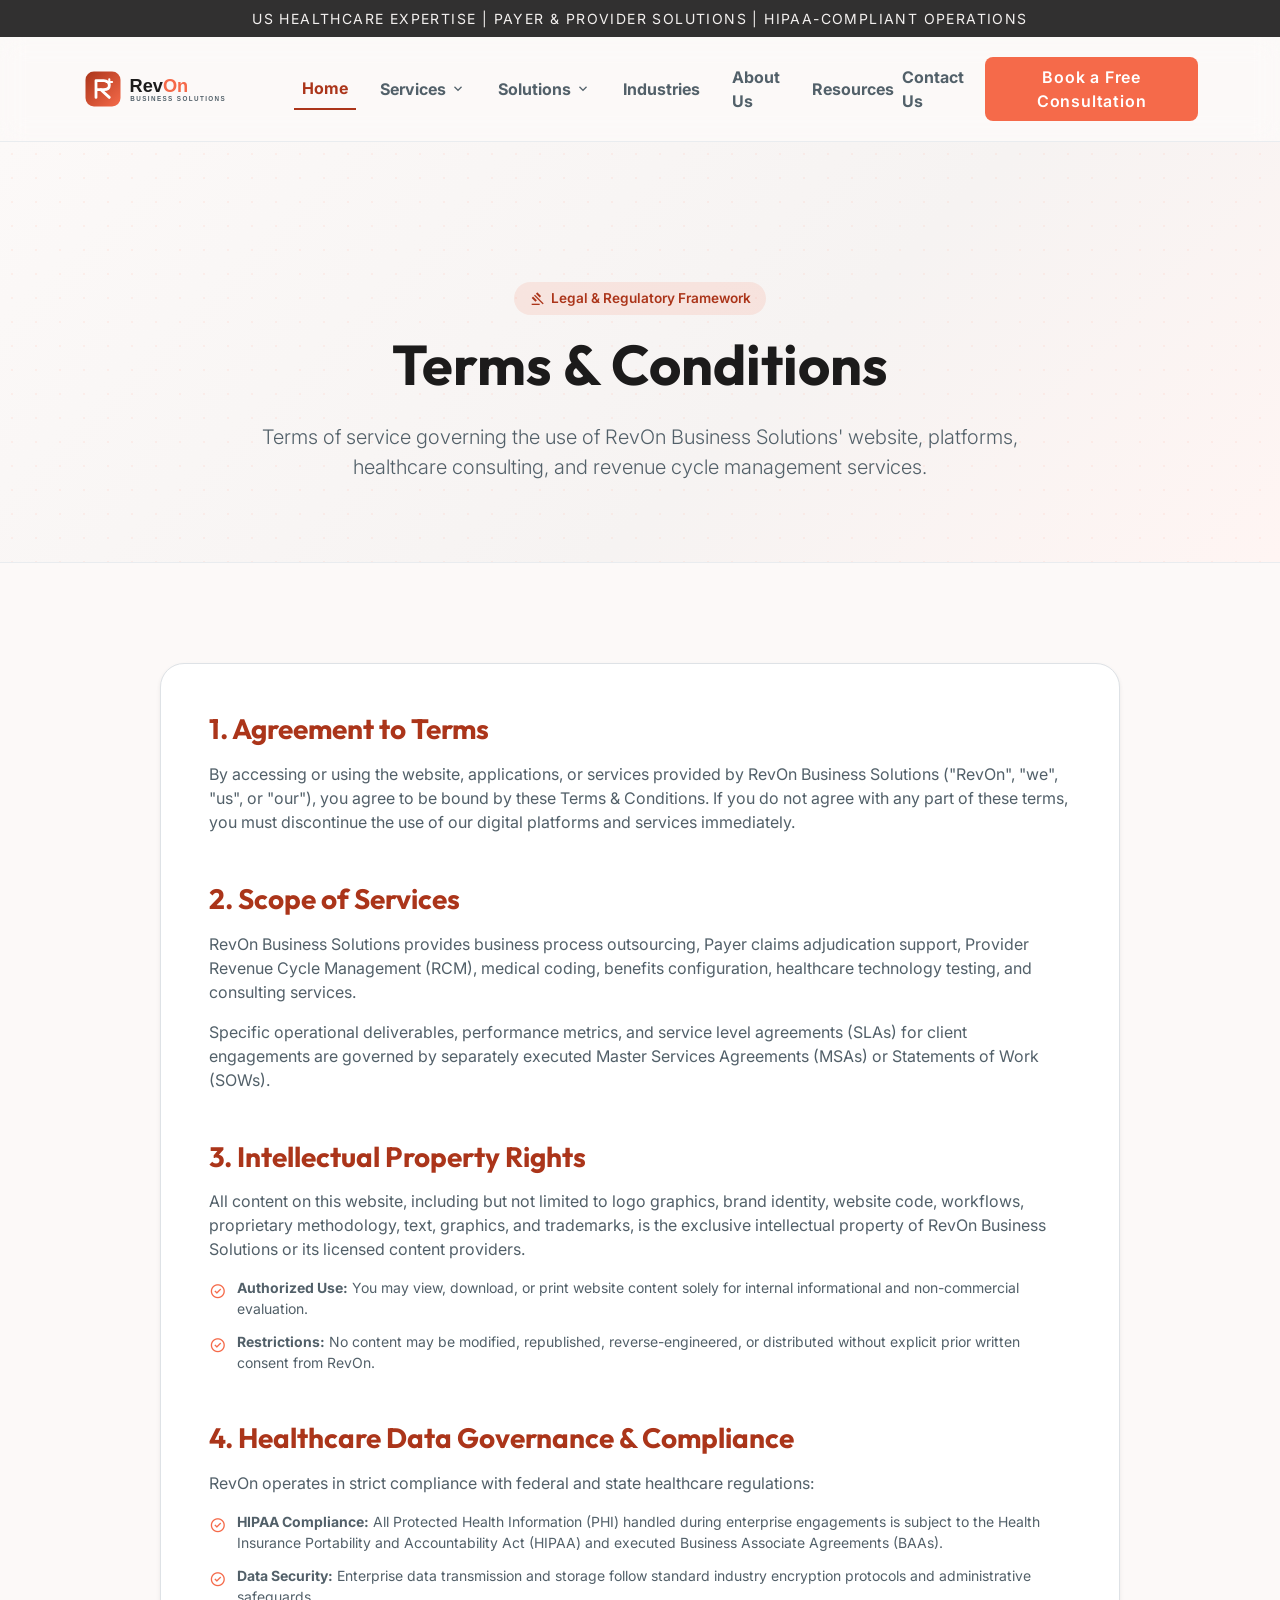
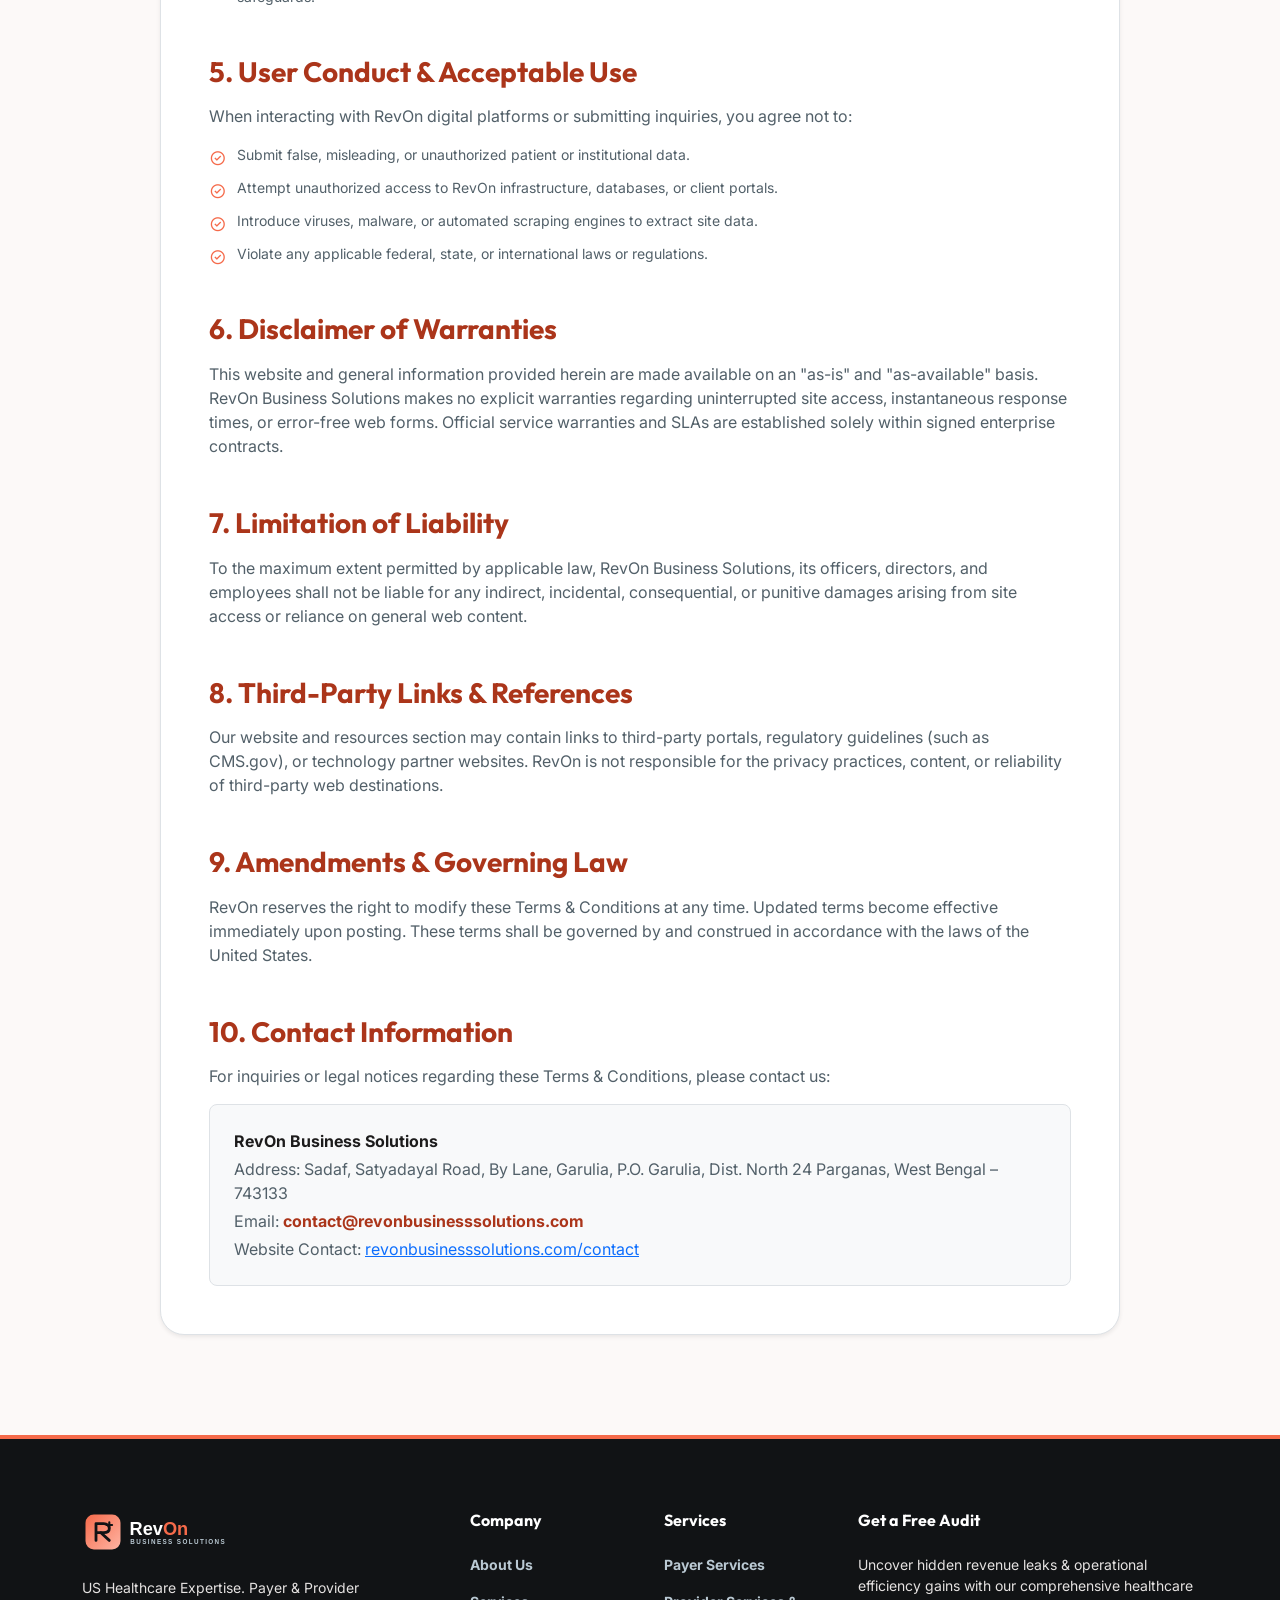
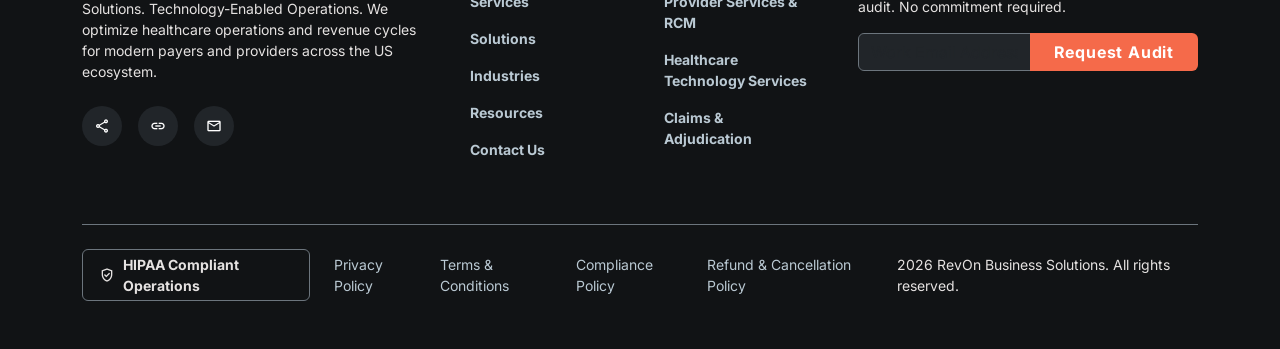
<file: terms-conditions.html>
<!DOCTYPE html>
<html lang="en">
<head>
<meta charset="utf-8"/>
<meta content="width=device-width, initial-scale=1.0" name="viewport"/>
<title>Terms &amp; Conditions | RevOn Business Solutions</title>
<!-- Bootstrap 5 CSS -->
<link crossorigin="anonymous" href="https://cdn.jsdelivr.net/npm/bootstrap@5.3.3/dist/css/bootstrap.min.css" rel="stylesheet"/>
<!-- Google Fonts -->
<link href="https://fonts.googleapis.com/css2?family=Outfit:wght@400;600;700&amp;family=Inter:wght@400;500;600&amp;display=swap" rel="stylesheet"/>
<!-- Material Symbols -->
<link href="https://fonts.googleapis.com/css2?family=Material+Symbols+Outlined:wght,FILL@100..700,0..1&amp;display=swap" rel="stylesheet"/>
<!-- Swiper CSS -->
<link href="https://cdn.jsdelivr.net/npm/swiper@11/swiper-bundle.min.css" rel="stylesheet"/>
<!-- AOS CSS -->
<link href="https://cdn.jsdelivr.net/npm/aos@2.3.4/dist/aos.css" rel="stylesheet"/>
<link href="css/style.css" rel="stylesheet"/>
</head>
<body>
<!-- Announcement Bar -->
<div class="announcement-bar bg-inverse-surface py-2 text-center small tracking-widest text-uppercase">
    US Healthcare Expertise | Payer &amp; Provider Solutions | HIPAA-Compliant Operations
</div>

<!-- Offcanvas Mobile Menu -->
<div aria-labelledby="mobileNavLabel" class="offcanvas offcanvas-end offcanvas-menu" id="mobileNavOffcanvas" tabindex="-1">
  <div class="offcanvas-header">
    <a class="navbar-brand font-heading fw-bold d-flex align-items-center gap-2 mb-0" href="index.html"><img src="images/logo.svg" alt="RevOn Business Solutions Logo" height="38"/></a>
    <button aria-label="Close" class="btn-close" data-bs-dismiss="offcanvas" type="button"></button>
  </div>
  <div class="offcanvas-body">
    <ul class="navbar-nav gap-1">
      <li class="nav-item"><a class="nav-link mobile-nav-link text-primary-theme" href="index.html">Home</a></li>
      <li class="nav-item">
        <button class="nav-link mobile-nav-link mobile-accordion-toggle" type="button" aria-expanded="false" data-target="servicesMobileMenu">
          <span>Services</span>
          <span class="material-symbols-outlined fs-6">expand_more</span>
        </button>
        <div class="mobile-submenu" id="servicesMobileMenu" hidden>
          <a href="services.html#payer-services">Payer Services</a>
          <a href="services.html#provider-services">Provider Services</a>
          <a href="services.html#tech-services">Healthcare Technology Services</a>
          <a href="services.html">All Services</a>
        </div>
      </li>
      <li class="nav-item">
        <button class="nav-link mobile-nav-link mobile-accordion-toggle" type="button" aria-expanded="false" data-target="solutionsMobileMenu">
          <span>Solutions</span>
          <span class="material-symbols-outlined fs-6">expand_more</span>
        </button>
        <div class="mobile-submenu" id="solutionsMobileMenu" hidden>
          <a href="solutions.html#claims">Claims</a>
          <a href="solutions.html#benefits">Benefits</a>
          <a href="solutions.html#provider-network">Provider &amp; Network</a>
          <a href="solutions.html#testing-qa">Testing &amp; QA</a>
          <a href="solutions.html#healthcare-it">Healthcare IT</a>
          <a href="solutions.html#rcm">RCM</a>
          <a href="solutions.html#data-analytics">Data &amp; Analytics</a>
          <a href="solutions.html#managed-services">Managed Services</a>
          <a href="solutions.html">All Solutions</a>
        </div>
      </li>
      <li class="nav-item"><a class="nav-link mobile-nav-link" href="industries.html">Industries</a></li>
      <li class="nav-item"><a class="nav-link mobile-nav-link" href="about.html">About Us</a></li>
      <li class="nav-item"><a class="nav-link mobile-nav-link" href="resources.html">Resources</a></li>
      <li class="nav-item"><a class="nav-link mobile-nav-link" href="contact.html">Contact Us</a></li>
    </ul>

    <div class="d-grid gap-2 mt-4">
      <a class="btn btn-primary-theme rounded-3 py-2" href="contact.html">Book a Free Consultation</a>
      <a class="btn btn-outline-theme rounded-3 py-2" href="contact.html">Contact Us</a>
    </div>
  </div>
</div>

<!-- TopNavBar -->
<header class="navbar navbar-expand-lg navbar-glass">
<div class="container-xl">
<!-- Logo -->
<a class="navbar-brand font-heading fw-bold d-flex align-items-center gap-2" href="index.html"><img src="images/logo.svg" alt="RevOn Business Solutions Logo" height="42"/></a>

<!-- Mobile Toggle -->
<button aria-controls="mobileNavOffcanvas" aria-label="Open menu" class="navbar-toggler border-0 d-lg-none" data-bs-target="#mobileNavOffcanvas" data-bs-toggle="offcanvas" type="button">
<span class="material-symbols-outlined fs-2">menu</span>
</button>

<!-- Nav Content -->
<div class="collapse navbar-collapse justify-content-center d-none d-lg-flex" id="mainNav">
<ul class="navbar-nav align-items-center gap-3">
<li class="nav-item">
<a class="nav-link text-primary-theme fw-bold active-nav" href="index.html">Home</a>
</li>
<!-- Services Mega Menu -->
<li class="nav-item mega-menu-wrapper h-100 d-flex align-items-center">
<a class="nav-link text-secondary-theme fw-bold d-flex align-items-center gap-1" href="services.html">
Services <span class="material-symbols-outlined fs-6">expand_more</span>
</a>
<div class="mega-menu-content text-start">
<div class="p-4">
<div class="row g-4">
<div class="col-4">
<h6 class="fw-bold mb-3 d-flex align-items-center gap-2 text-primary-theme">
<span class="material-symbols-outlined fs-5">domain</span> Payer Services
</h6>
<ul class="list-unstyled d-flex flex-column gap-2 small">
<li><a class="text-decoration-none text-secondary-theme" href="services.html#payer-services"><span class="me-2">•</span> Claims &amp; Adjudication</a></li>
<li><a class="text-decoration-none text-secondary-theme" href="services.html#payer-services"><span class="me-2">•</span> Benefits Configuration</a></li>
<li><a class="text-decoration-none text-secondary-theme" href="services.html#payer-services"><span class="me-2">•</span> Provider &amp; Network Config</a></li>
<li><a class="text-decoration-none text-secondary-theme" href="services.html#payer-services"><span class="me-2">•</span> Claims Testing &amp; Validation</a></li>
<li><a class="text-decoration-none text-secondary-theme" href="services.html#payer-services"><span class="me-2">•</span> Payer Operations</a></li>
</ul>
</div>
<div class="col-4">
<h6 class="fw-bold mb-3 d-flex align-items-center gap-2 text-primary-theme">
<span class="material-symbols-outlined fs-5">local_hospital</span> Provider Services
</h6>
<ul class="list-unstyled d-flex flex-column gap-2 small">
<li><a class="text-decoration-none text-secondary-theme" href="services.html#provider-services"><span class="me-2">•</span> Medical Billing &amp; Coding</a></li>
<li><a class="text-decoration-none text-secondary-theme" href="services.html#provider-services"><span class="me-2">•</span> Claims Submission</a></li>
<li><a class="text-decoration-none text-secondary-theme" href="services.html#provider-services"><span class="me-2">•</span> Denial Management</a></li>
<li><a class="text-decoration-none text-secondary-theme" href="services.html#provider-services"><span class="me-2">•</span> AR &amp; Payment Posting</a></li>
<li><a class="text-decoration-none text-secondary-theme" href="services.html#provider-services"><span class="me-2">•</span> Credentialing &amp; RCM</a></li>
</ul>
</div>
<div class="col-4">
<h6 class="fw-bold mb-3 d-flex align-items-center gap-2 text-primary-theme">
<span class="material-symbols-outlined fs-5">terminal</span> Technology Services
</h6>
<ul class="list-unstyled d-flex flex-column gap-2 small">
<li><a class="text-decoration-none text-secondary-theme" href="services.html#tech-services"><span class="me-2">•</span> Business Analysis</a></li>
<li><a class="text-decoration-none text-secondary-theme" href="services.html#tech-services"><span class="me-2">•</span> Application Support</a></li>
<li><a class="text-decoration-none text-secondary-theme" href="services.html#tech-services"><span class="me-2">•</span> QA &amp; Testing</a></li>
<li><a class="text-decoration-none text-secondary-theme" href="services.html#tech-services"><span class="me-2">•</span> Data Validation</a></li>
<li><a class="text-decoration-none text-secondary-theme" href="services.html#tech-services"><span class="me-2">•</span> Process Optimization</a></li>
</ul>
</div>
</div>
</div>
<div class="bg-surface-muted p-3 text-center border-top border-light">
<a class="text-decoration-none fw-bold d-flex justify-content-center align-items-center gap-2" href="services.html" style="color: var(--theme-primary-container);">
Explore All Services <span class="material-symbols-outlined fs-6">arrow_forward</span>
</a>
</div>
</div>
</li>
<!-- Solutions Mega Menu -->
<li class="nav-item mega-menu-wrapper h-100 d-flex align-items-center">
<a class="nav-link text-secondary-theme fw-bold d-flex align-items-center gap-1" href="solutions.html">
Solutions <span class="material-symbols-outlined fs-6">expand_more</span>
</a>
<div class="mega-menu-content mega-menu-solutions text-start" style="width: 780px;">
<div class="p-4">
<div class="row g-4">
<div class="col-4">
<h6 class="fw-bold mb-3 d-flex align-items-center gap-2 text-primary-theme">
<span class="material-symbols-outlined fs-5">shield</span> Payer Solutions
</h6>
<ul class="list-unstyled d-flex flex-column gap-2 small">
<li><a class="text-decoration-none text-secondary-theme" href="solutions.html#claims"><span class="me-2">•</span> Claims Administration</a></li>
<li><a class="text-decoration-none text-secondary-theme" href="solutions.html#benefits"><span class="me-2">•</span> Benefits Configuration</a></li>
<li><a class="text-decoration-none text-secondary-theme" href="solutions.html#provider-network"><span class="me-2">•</span> Provider &amp; Network</a></li>
<li><a class="text-decoration-none text-secondary-theme" href="solutions.html#testing-qa"><span class="me-2">•</span> Claims Testing &amp; QA</a></li>
</ul>
</div>
<div class="col-4">
<h6 class="fw-bold mb-3 d-flex align-items-center gap-2 text-primary-theme">
<span class="material-symbols-outlined fs-5">medication</span> Provider Solutions
</h6>
<ul class="list-unstyled d-flex flex-column gap-2 small">
<li><a class="text-decoration-none text-secondary-theme" href="solutions.html#rcm"><span class="me-2">•</span> Revenue Cycle Management</a></li>
<li><a class="text-decoration-none text-secondary-theme" href="solutions.html#rcm"><span class="me-2">•</span> Medical Billing &amp; Coding</a></li>
<li><a class="text-decoration-none text-secondary-theme" href="solutions.html#rcm"><span class="me-2">•</span> Claims &amp; Denial Management</a></li>
<li><a class="text-decoration-none text-secondary-theme" href="solutions.html#managed-services"><span class="me-2">•</span> Practice Support</a></li>
</ul>
</div>
<div class="col-4">
<h6 class="fw-bold mb-3 d-flex align-items-center gap-2 text-primary-theme">
<span class="material-symbols-outlined fs-5">memory</span> Tech &amp; Digital
</h6>
<ul class="list-unstyled d-flex flex-column gap-2 small">
<li><a class="text-decoration-none text-secondary-theme" href="solutions.html#healthcare-it"><span class="me-2">•</span> Healthcare IT &amp; App Support</a></li>
<li><a class="text-decoration-none text-secondary-theme" href="solutions.html#data-analytics"><span class="me-2">•</span> Data &amp; Analytics</a></li>
<li><a class="text-decoration-none text-secondary-theme" href="solutions.html#healthcare-it"><span class="me-2">•</span> Process Automation</a></li>
<li><a class="text-decoration-none text-secondary-theme" href="solutions.html#managed-services"><span class="me-2">•</span> Managed Operations</a></li>
</ul>
</div>
</div>
</div>
<div class="bg-surface-muted p-3 text-center border-top border-light">
<a class="text-decoration-none fw-bold d-flex justify-content-center align-items-center gap-2" href="solutions.html" style="color: var(--theme-primary-container);">
Explore All Solutions <span class="material-symbols-outlined fs-6">arrow_forward</span>
</a>
</div>
</div>
</li>
<li class="nav-item"><a class="nav-link text-secondary-theme fw-bold" href="industries.html">Industries</a></li>
<li class="nav-item"><a class="nav-link text-secondary-theme fw-bold" href="about.html">About Us</a></li>
<li class="nav-item"><a class="nav-link text-secondary-theme fw-bold" href="resources.html">Resources</a></li>
</ul>
</div>
<!-- Actions -->
<div class="d-none d-lg-flex align-items-center gap-3">
<a class="text-decoration-none text-secondary-theme fw-bold" href="contact.html">Contact Us</a>
<a class="btn btn-primary-theme rounded-3 px-4 py-2" href="contact.html">Book a Free Consultation</a>
</div>
</div>
</header>

<!-- Hero Banner -->
<section class="page-hero">
<div class="page-hero-overlay"></div>
<div class="container-xl position-relative z-index-1 text-center">
<span class="badge-theme-light mb-3" data-aos="fade-up">
<span class="material-symbols-outlined fs-6">gavel</span> Legal &amp; Regulatory Framework
</span>
<h1 class="display-4 font-heading fw-bold mb-4" data-aos="fade-up" data-aos-delay="100">
    Terms &amp; Conditions
</h1>
<p class="lead text-secondary-theme mx-auto mb-0" style="max-width: 800px;" data-aos="fade-up" data-aos-delay="200">
    Terms of service governing the use of RevOn Business Solutions' website, platforms, healthcare consulting, and revenue cycle management services.
</p>
</div>
</section>

<!-- Policy Content -->
<section class="py-section">
<div class="container-xl">
<div class="bg-white p-4 p-md-5 rounded-3xl border shadow-sm mx-auto" style="max-width: 960px;">

<div class="mb-5">
    <h3 class="font-heading mb-3 text-primary-theme">1. Agreement to Terms</h3>
    <p class="text-secondary-theme mb-3">
        By accessing or using the website, applications, or services provided by RevOn Business Solutions ("RevOn", "we", "us", or "our"), you agree to be bound by these Terms &amp; Conditions. If you do not agree with any part of these terms, you must discontinue the use of our digital platforms and services immediately.
    </p>
</div>

<div class="mb-5">
    <h3 class="font-heading mb-3 text-primary-theme">2. Scope of Services</h3>
    <p class="text-secondary-theme mb-3">
        RevOn Business Solutions provides business process outsourcing, Payer claims adjudication support, Provider Revenue Cycle Management (RCM), medical coding, benefits configuration, healthcare technology testing, and consulting services. 
    </p>
    <p class="text-secondary-theme mb-3">
        Specific operational deliverables, performance metrics, and service level agreements (SLAs) for client engagements are governed by separately executed Master Services Agreements (MSAs) or Statements of Work (SOWs).
    </p>
</div>

<div class="mb-5">
    <h3 class="font-heading mb-3 text-primary-theme">3. Intellectual Property Rights</h3>
    <p class="text-secondary-theme mb-3">
        All content on this website, including but not limited to logo graphics, brand identity, website code, workflows, proprietary methodology, text, graphics, and trademarks, is the exclusive intellectual property of RevOn Business Solutions or its licensed content providers.
    </p>
    <ul class="feature-check-list small mb-3">
        <li><strong>Authorized Use:</strong> You may view, download, or print website content solely for internal informational and non-commercial evaluation.</li>
        <li><strong>Restrictions:</strong> No content may be modified, republished, reverse-engineered, or distributed without explicit prior written consent from RevOn.</li>
    </ul>
</div>

<div class="mb-5">
    <h3 class="font-heading mb-3 text-primary-theme">4. Healthcare Data Governance &amp; Compliance</h3>
    <p class="text-secondary-theme mb-3">
        RevOn operates in strict compliance with federal and state healthcare regulations:
    </p>
    <ul class="feature-check-list small mb-3">
        <li><strong>HIPAA Compliance:</strong> All Protected Health Information (PHI) handled during enterprise engagements is subject to the Health Insurance Portability and Accountability Act (HIPAA) and executed Business Associate Agreements (BAAs).</li>
        <li><strong>Data Security:</strong> Enterprise data transmission and storage follow standard industry encryption protocols and administrative safeguards.</li>
    </ul>
</div>

<div class="mb-5">
    <h3 class="font-heading mb-3 text-primary-theme">5. User Conduct &amp; Acceptable Use</h3>
    <p class="text-secondary-theme mb-3">
        When interacting with RevOn digital platforms or submitting inquiries, you agree not to:
    </p>
    <ul class="feature-check-list small mb-3">
        <li>Submit false, misleading, or unauthorized patient or institutional data.</li>
        <li>Attempt unauthorized access to RevOn infrastructure, databases, or client portals.</li>
        <li>Introduce viruses, malware, or automated scraping engines to extract site data.</li>
        <li>Violate any applicable federal, state, or international laws or regulations.</li>
    </ul>
</div>

<div class="mb-5">
    <h3 class="font-heading mb-3 text-primary-theme">6. Disclaimer of Warranties</h3>
    <p class="text-secondary-theme mb-3">
        This website and general information provided herein are made available on an "as-is" and "as-available" basis. RevOn Business Solutions makes no explicit warranties regarding uninterrupted site access, instantaneous response times, or error-free web forms. Official service warranties and SLAs are established solely within signed enterprise contracts.
    </p>
</div>

<div class="mb-5">
    <h3 class="font-heading mb-3 text-primary-theme">7. Limitation of Liability</h3>
    <p class="text-secondary-theme mb-3">
        To the maximum extent permitted by applicable law, RevOn Business Solutions, its officers, directors, and employees shall not be liable for any indirect, incidental, consequential, or punitive damages arising from site access or reliance on general web content.
    </p>
</div>

<div class="mb-5">
    <h3 class="font-heading mb-3 text-primary-theme">8. Third-Party Links &amp; References</h3>
    <p class="text-secondary-theme mb-3">
        Our website and resources section may contain links to third-party portals, regulatory guidelines (such as CMS.gov), or technology partner websites. RevOn is not responsible for the privacy practices, content, or reliability of third-party web destinations.
    </p>
</div>

<div class="mb-5">
    <h3 class="font-heading mb-3 text-primary-theme">9. Amendments &amp; Governing Law</h3>
    <p class="text-secondary-theme mb-3">
        RevOn reserves the right to modify these Terms &amp; Conditions at any time. Updated terms become effective immediately upon posting. These terms shall be governed by and construed in accordance with the laws of the United States.
    </p>
</div>

<div>
    <h3 class="font-heading mb-3 text-primary-theme">10. Contact Information</h3>
    <p class="text-secondary-theme mb-3">
        For inquiries or legal notices regarding these Terms &amp; Conditions, please contact us:
    </p>
    <div class="bg-surface-muted p-4 rounded-3 border">
        <p class="fw-bold mb-1">RevOn Business Solutions</p>
        <p class="text-secondary-theme mb-1">Address: Sadaf, Satyadayal Road, By Lane, Garulia, P.O. Garulia, Dist. North 24 Parganas, West Bengal – 743133</p>
        <p class="text-secondary-theme mb-1">Email: <a href="mailto:contact@revonbusinesssolutions.com" class="text-primary-theme fw-bold text-decoration-none">contact@revonbusinesssolutions.com</a></p>
        <p class="text-secondary-theme mb-0">Website Contact: <a href="contact.html">revonbusinesssolutions.com/contact</a></p>
    </div>
</div>

</div>
</div>
</section>

<!-- Footer -->
<footer class="premium-footer py-5">
<div class="container-xl pt-4">
<div class="row g-5 mb-5">
<!-- Brand Column -->
<div class="col-lg-4 col-12">
<a class="text-decoration-none text-white fs-3 font-heading fw-bold d-flex align-items-center gap-2 mb-4" href="index.html"><img src="images/logo-white.svg" alt="RevOn Business Solutions Logo" height="42"/></a>
<p class="small mb-4">
US Healthcare Expertise. Payer &amp; Provider Solutions. Technology-Enabled Operations. We optimize healthcare operations and revenue cycles for modern payers and providers across the US ecosystem.
</p>
<div class="d-flex gap-3">
<a class="btn btn-outline-secondary rounded-circle d-flex align-items-center justify-content-center text-white border-0 bg-dark" href="#" style="width: 40px; height: 40px;">
<span class="material-symbols-outlined fs-6">share</span>
</a>
<a class="btn btn-outline-secondary rounded-circle d-flex align-items-center justify-content-center text-white border-0 bg-dark" href="#" style="width: 40px; height: 40px;">
<span class="material-symbols-outlined fs-6">link</span>
</a>
<a class="btn btn-outline-secondary rounded-circle d-flex align-items-center justify-content-center text-white border-0 bg-dark" href="contact.html" style="width: 40px; height: 40px;">
<span class="material-symbols-outlined fs-6">mail</span>
</a>
</div>
</div>
<!-- Links Columns -->
<div class="col-lg-2 col-md-4 col-6">
<h5 class="text-white mb-4 fs-6 d-flex align-items-center gap-2">
Company
</h5>
<ul class="list-unstyled d-flex flex-column gap-3 small fw-bold">
<li><a class="text-decoration-none" href="about.html">About Us</a></li>
<li><a class="text-decoration-none" href="services.html">Services</a></li>
<li><a class="text-decoration-none" href="solutions.html">Solutions</a></li>
<li><a class="text-decoration-none" href="industries.html">Industries</a></li>
<li><a class="text-decoration-none" href="resources.html">Resources</a></li>
<li><a class="text-decoration-none" href="contact.html">Contact Us</a></li>
</ul>
</div>
<div class="col-lg-2 col-md-4 col-6">
<h5 class="text-white mb-4 fs-6 d-flex align-items-center gap-2">
Services
</h5>
<ul class="list-unstyled d-flex flex-column gap-3 small fw-bold">
<li><a class="text-decoration-none" href="services.html#payer-services">Payer Services</a></li>
<li><a class="text-decoration-none" href="services.html#provider-services">Provider Services &amp; RCM</a></li>
<li><a class="text-decoration-none" href="services.html#tech-services">Healthcare Technology Services</a></li>
<li><a class="text-decoration-none" href="solutions.html#claims">Claims &amp; Adjudication</a></li>
</ul>
</div>
<!-- Newsletter -->
<div class="col-lg-4 col-md-4">
<h5 class="text-white mb-4 fs-6 d-flex align-items-center gap-2">
Get a Free Audit
</h5>
<p class="small mb-3">Uncover hidden revenue leaks &amp; operational efficiency gains with our comprehensive healthcare audit. No commitment required.</p>
<form action="contact.html" method="get">
<div class="input-group footer-newsletter-form">
<input aria-label="Work Email Address" class="form-control bg-dark border-secondary text-white" placeholder="Work Email Address" required="" type="email"/>
<button class="btn btn-primary-theme fw-bold px-4" type="submit">Request Audit</button>
</div>
</form>
</div>
</div>
<!-- Legal Bottom -->
<div class="footer-bottom border-top border-secondary pt-4 mt-4 d-flex flex-column flex-md-row justify-content-between align-items-center gap-4">
<div class="footer-compliance d-flex gap-4">
<div class="d-flex align-items-center gap-2 border border-secondary rounded px-3 py-1 small">
<span class="material-symbols-outlined fs-6">verified_user</span>
<span class="fw-bold">HIPAA Compliant Operations</span>
</div>
</div>
<div class="footer-policy-links d-flex gap-4 small">
<a class="text-decoration-none text-inherit" href="privacy-policy.html">Privacy Policy</a>
<a class="text-decoration-none text-inherit" href="terms-conditions.html">Terms &amp; Conditions</a>
<a class="text-decoration-none text-inherit" href="compliance-policy.html">Compliance Policy</a>
<a class="text-decoration-none text-inherit" href="refund-cancellation-policy.html">Refund &amp; Cancellation Policy</a>
<span>2026 RevOn Business Solutions. All rights reserved.</span>
</div>
</div>
</div>
</footer>

<!-- Scripts -->
<script src="https://cdn.jsdelivr.net/npm/bootstrap@5.3.3/dist/js/bootstrap.bundle.min.js"></script>
<script src="https://cdn.jsdelivr.net/npm/swiper@11/swiper-bundle.min.js"></script>
<!-- AOS JS -->
<script src="https://cdn.jsdelivr.net/npm/aos@2.3.4/dist/aos.js"></script>
<script src="js/script.js"></script>
</body>
</html>
</file>
<file: css/style.css>
:root {
    /* Theme Colors translated to CSS Variables */
    --bs-primary: #ab351a;
    --bs-primary-rgb: 171, 53, 26;
    --bs-secondary: #526069;
    --bs-body-bg: #fcf9f8;
    --bs-body-color: #1c1b1b;
    --bs-font-sans-serif: 'Inter', sans-serif;
    --bs-font-heading: 'Outfit', sans-serif;

    --theme-primary-container: #f56a4a;
    --theme-on-primary: #ffffff;
    --theme-surface: #fcf9f8;
    --theme-surface-muted: #F8F9FA;
    --theme-border: #E9ECEF;
    --theme-primary-fixed-dim: #ffb4a3;
    --theme-inverse-surface: #313030;
    --theme-inverse-on-surface: #f3f0ef;

    --theme-stat-increase: #2ECC71;

    --bs-link-color: var(--bs-primary);
    --bs-link-hover-color: #891d03;
}

html, body {
    overflow-x: clip;
}

body {
    font-family: var(--bs-font-sans-serif);
    background-color: var(--bs-body-bg);
    color: var(--bs-body-color);
}

h1, h2, h3, h4, h5, h6, .font-heading {
    font-family: var(--bs-font-heading);
    font-weight: 700;
}

.text-primary-theme { color: var(--bs-primary); }
.text-secondary-theme { color: var(--bs-secondary); }
.bg-primary-theme { background-color: var(--bs-primary); }
.bg-primary-container { background-color: var(--theme-primary-container); color: var(--theme-on-primary); }
.bg-surface-muted { background-color: var(--theme-surface-muted); }
.bg-inverse-surface { background-color: var(--theme-inverse-surface); color: var(--theme-inverse-on-surface); }

.btn-primary-theme {
    background-color: var(--theme-primary-container);
    color: var(--theme-on-primary);
    border: none;
    font-weight: 600;
    font-family: var(--bs-font-sans-serif);
    letter-spacing: 0.05em;
}
.btn-primary-theme:hover {
    background-color: var(--bs-primary);
    color: var(--theme-on-primary);
}

.btn-outline-theme {
    border: 1px solid var(--theme-border);
    color: var(--bs-body-color);
    background-color: rgba(255,255,255,0.8);
    backdrop-filter: blur(4px);
    font-weight: 600;
}
.btn-outline-theme:hover {
    border-color: var(--bs-primary);
    color: var(--bs-primary);
    background-color: rgba(255,255,255,0.9);
}

.material-symbols-outlined {
    font-variation-settings: 'FILL' 0, 'wght' 400, 'GRAD' 0, 'opsz' 24;
    vertical-align: middle;
}

/* Custom Utilities */
.tracking-widest { letter-spacing: 0.1em; }
.rounded-xl { border-radius: 0.75rem; }
.rounded-2xl { border-radius: 1rem; }
.rounded-3xl { border-radius: 1.5rem; }

/* Navigation */
.navbar-glass {
    position: sticky;
    top: 0;
    z-index: 1030;
    background-color: rgba(255, 255, 255, 0.1);
    backdrop-filter: blur(12px);
    border-bottom: 1px solid var(--theme-border);
    padding: 20px 0px;
    width: 100%;
}
.announcement-bar {
    position: relative;
    z-index: 1020;
}

.offcanvas-menu {
    position: fixed;
    top: 0;
    right: 0;
    width: min(85vw, 360px);
    height: 100vh;
    background: rgba(255, 255, 255, 0.98);
    border-left: 1px solid var(--theme-border);
    transform: translateX(100%);
    transition: transform 0.3s ease-in-out;
    visibility: hidden;
    z-index: 1065;
    display: flex;
    flex-direction: column;
    overflow-y: auto;
}

.offcanvas-menu.show {
    transform: translateX(0);
    visibility: visible;
}

body.offcanvas-open {
    overflow: hidden;
}

body.offcanvas-open::before {
    content: "";
    position: fixed;
    inset: 0;
    background: rgba(29, 31, 33, 0.35);
    z-index: 1060;
}

.offcanvas-menu .offcanvas-header {
    border-bottom: 1px solid var(--theme-border);
    padding: 1rem 1.25rem;
}

.offcanvas-menu .offcanvas-body {
    padding: 1rem 1.25rem 1.5rem;
}

.offcanvas-menu .mobile-nav-link {
    color: var(--bs-body-color);
    font-weight: 600;
    padding: 0.75rem 0.5rem;
    border-radius: 0.7rem;
}

.offcanvas-menu .mobile-nav-link:hover,
.offcanvas-menu .mobile-nav-link:focus {
    background: rgba(171, 53, 26, 0.06);
    color: var(--bs-primary);
}

.offcanvas-menu .mobile-accordion-toggle {
    width: 100%;
    border: 0;
    background: transparent;
    text-align: left;
    display: flex;
    align-items: center;
    justify-content: space-between;
}

.offcanvas-menu .mobile-accordion-toggle .material-symbols-outlined {
    transition: transform 0.2s ease;
}

.offcanvas-menu .mobile-accordion-toggle[aria-expanded="true"] .material-symbols-outlined {
    transform: rotate(180deg);
}

.offcanvas-menu .mobile-submenu {
    margin-top: 0.5rem;
    padding-left: 1rem;
    border-left: 2px solid rgba(171, 53, 26, 0.18);
}

.offcanvas-menu .mobile-submenu[hidden] {
    display: none;
}

.offcanvas-menu .mobile-submenu a {
    display: block;
    color: var(--bs-secondary);
    text-decoration: none;
    padding: 0.45rem 0;
    font-size: 0.95rem;
}

.offcanvas-menu .mobile-submenu a:hover {
    color: var(--bs-primary);
}

/* Mega Menu Custom CSS */
.mega-menu-wrapper { position: relative; }
.mega-menu-content {
    position: absolute;
    top: 100%;
    left: 50%;
    transform: translateX(-50%) translateY(10px);
    opacity: 0;
    visibility: hidden;
    transition: all 0.3s ease;
    background: #fff;
    box-shadow: 0 10px 30px rgba(0,0,0,0.1);
    border-radius: 1rem;
    border: 1px solid var(--theme-border);
    z-index: 1050;
    width: 800px;
}
.mega-menu-content ul li a:hover {
    color: var(--bs-primary);
}
.mega-menu-wrapper:hover .mega-menu-content {
    opacity: 1;
    visibility: visible;
    transform: translateX(-50%) translateY(0);
}

.mega-menu-solutions { width: 700px; }

/* Hero Section */
.hero-section {
    position: relative;
    min-height: 819px;
    padding-top: 180px;
    padding-bottom: 120px;
    display: flex;
    align-items: center;
}
.hero-bg {
    position: absolute;
    inset: 0;
    z-index: 0;
}
.hero-bg img {
    width: 100%;
    height: 100%;
    object-fit: cover;
}
.hero-gradient {
    position: absolute;
    inset: 0;
    background: linear-gradient(to right, var(--theme-surface) 0%, rgba(252, 249, 248, 0.9) 40%, transparent 100%);
    z-index: 1;
}
.hero-content {
    position: relative;
    z-index: 2;
}

/* Glassmorphism & Custom Cards */
.glass-card {
    background: rgba(255, 255, 255, 0.1);
    backdrop-filter: blur(10px);
    border: 1px solid rgba(255, 255, 255, 0.2);
}
.glass-card-light {
    background: rgba(255, 255, 255, 0.6);
    backdrop-filter: blur(20px);
    border: 1px solid rgba(255, 255, 255, 0.5);
}

.hover-lift {
    transition: transform 0.3s ease, box-shadow 0.3s ease;
}
.hover-lift:hover {
    transform: translateY(-5px);
    box-shadow: 0 10px 30px rgba(0,0,0,0.08);
}

/* Swiper Overrides */
.swiper-button-next:after, .swiper-button-prev:after {
    font-family: 'Material Symbols Outlined';
    font-size: 24px;
    color: var(--bs-primary);
    content: 'arrow_forward';
}
.swiper-button-prev:after {
    content: 'arrow_back';
}
.swiper-pagination-bullet-active {
    background: var(--bs-primary);
}

/* Background Patterns */
.bg-grid-pattern {
    background-image: linear-gradient(to right, rgba(255,255,255,0.05) 1px, transparent 1px),
                      linear-gradient(to bottom, rgba(255,255,255,0.05) 1px, transparent 1px);
    background-size: 24px 24px;
}

.gradient-section {
    background: linear-gradient(to bottom right, var(--bs-primary), var(--theme-primary-fixed-dim));
}

.bg-gradient-premium {
    background: linear-gradient(135deg, #f8f9fa 0%, #fcf9f8 50%, #fff5f3 100%);
}

.premium-logos-container {
    transition: all 0.3s ease;
}

.premium-logos-container .swiper-slide {
    display: flex;
    align-items: center;
    justify-content: center;
    min-height: 100px;
    opacity: 0.7;
    transition: opacity 0.3s ease, transform 0.3s ease;
}

.premium-logos-container .swiper-slide:hover {
    opacity: 1;
    transform: scale(1.05);
}


/* Section Spacing */
.py-section { padding-top: 100px; padding-bottom: 100px; }
.mb-section { margin-bottom: 120px; }

/* Footer */
.premium-footer {
    background-color: #111315;
    border-top: 4px solid var(--theme-primary-container);
    color: #e5e2e1;
}
.premium-footer a {
    color: #bac9d3;
}
.premium-footer a:hover {
    color: var(--theme-primary-container);
}

.footer-newsletter-form .form-control {
    min-width: 0;
}


/* Accordion Overrides for FAQs */
.accordion-button:not(.collapsed) {
    background-color: transparent;
    color: var(--theme-primary-container);
    box-shadow: none;
}
.accordion-button:focus { box-shadow: none; }
.accordion-item {
    background: rgba(255,255,255,0.6);
    backdrop-filter: blur(10px);
    border: 1px solid rgba(255,255,255,0.5);
    border-radius: 1rem;
    margin-bottom: 1rem;
    overflow: hidden;
}

.faq-accordion-toggle {
    width: 100%;
    border: 0;
    background: transparent;
    text-align: left;
    font-weight: 700;
    font-size: 1.25rem;
    padding: 1.35rem 1.2rem;
    display: flex;
    align-items: center;
    justify-content: space-between;
    gap: 0.75rem;
    color: var(--bs-body-color);
}

.faq-accordion-toggle .material-symbols-outlined {
    transition: transform 0.2s ease;
    color: var(--theme-primary-container);
    font-size: 1.5rem;
}

.faq-accordion-toggle[aria-expanded="true"] .material-symbols-outlined {
    transform: rotate(180deg);
}

.faq-accordion-content {
    padding: 0 1.2rem 1.2rem;
    color: var(--bs-secondary);
    line-height: 1.7;
}

.faq-accordion-content[hidden] {
    display: none;
}

/* Subpage Hero & Styles */
.page-hero {
    position: relative;
    padding-top: 140px;
    padding-bottom: 80px;
    background: linear-gradient(135deg, #fcf9f8 0%, #f6f3f2 60%, #fff5f3 100%);
    border-bottom: 1px solid var(--theme-border);
    overflow: hidden;
}

.page-hero-overlay {
    position: absolute;
    inset: 0;
    background-image: radial-gradient(var(--theme-primary-fixed-dim) 0.75px, transparent 0.75px);
    background-size: 24px 24px;
    opacity: 0.15;
    pointer-events: none;
}

.badge-theme-light {
    background-color: rgba(245, 106, 74, 0.12);
    color: var(--bs-primary);
    font-weight: 600;
    font-size: 0.85rem;
    padding: 0.4rem 0.9rem;
    border-radius: 50rem;
    display: inline-flex;
    align-items: center;
    gap: 0.4rem;
}

.service-card, .solution-card, .industry-card {
    background: #ffffff;
    border: 1px solid var(--theme-border);
    border-radius: 1rem;
    padding: 2rem;
    transition: all 0.3s ease;
    height: 100%;
}

.service-card:hover, .solution-card:hover, .industry-card:hover {
    transform: translateY(-6px);
    box-shadow: 0 15px 35px rgba(171, 53, 26, 0.08);
    border-color: rgba(245, 106, 74, 0.4);
}

.icon-box-primary {
    width: 54px;
    height: 54px;
    border-radius: 0.75rem;
    background-color: rgba(245, 106, 74, 0.12);
    color: var(--bs-primary);
    display: flex;
    align-items: center;
    justify-content: center;
}

.feature-check-list {
    list-style: none;
    padding-left: 0;
    margin-bottom: 0;
}

.feature-check-list li {
    position: relative;
    padding-left: 1.75rem;
    margin-bottom: 0.75rem;
    color: var(--bs-secondary);
}

.feature-check-list li::before {
    content: "check_circle";
    font-family: 'Material Symbols Outlined';
    position: absolute;
    left: 0;
    top: 2px;
    color: var(--theme-primary-container);
    font-size: 1.1rem;
}

.contact-info-card {
    background: #ffffff;
    border: 1px solid var(--theme-border);
    border-radius: 1rem;
    padding: 1.75rem;
    transition: all 0.3s ease;
}

.contact-info-card:hover {
    box-shadow: 0 10px 25px rgba(0,0,0,0.05);
}

.active-nav {
    color: var(--bs-primary) !important;
    border-bottom: 2px solid var(--bs-primary);
}

/* CTA Section Styles */
.cta-banner {
    background: linear-gradient(135deg, var(--bs-primary) 0%, #891d03 100%);
    border: 1px solid rgba(255, 255, 255, 0.15);
}

.cta-image-wrapper {
    position: relative;
    min-height: 340px;
    overflow: hidden;
}

.cta-image-overlay {
    position: absolute;
    inset: 0;
    background: linear-gradient(to right, var(--bs-primary) 0%, rgba(171, 53, 26, 0.4) 35%, transparent 100%);
    z-index: 2;
    pointer-events: none;
}

.cta-image-wrapper img {
    width: 100%;
    height: 100%;
    object-fit: cover;
    z-index: 1;
    transition: transform 0.6s ease;
}

.cta-banner:hover .cta-image-wrapper img {
    transform: scale(1.05);
}

@media (max-width: 991px) {
    .navbar-glass {
        margin-top: 0;
        height: auto;
        min-height: 72px;
    }

    .navbar-brand {
        font-size: 1.1rem;
    }

    .navbar-brand .material-symbols-outlined {
        font-size: 1.7rem;
    }

    .hero-section {
        min-height: 680px;
        padding-top: 140px;
        padding-bottom: 80px;
    }

    .hero-section h1 {
        font-size: clamp(2.35rem, 7vw, 4rem);
        max-width: 100%;
    }

    .hero-section .lead {
        font-size: 1rem;
        max-width: 100%;
    }

    .hero-gradient {
        background: linear-gradient(to right, rgba(252, 249, 248, 0.92) 0%, rgba(252, 249, 248, 0.88) 42%, rgba(252, 249, 248, 0.6) 100%);
    }

    .hero-section .d-flex.flex-column.flex-sm-row {
        align-items: stretch;
    }

    .hero-section .d-flex.flex-column.flex-sm-row a {
        width: 100%;
        min-height: 68px;
    }
    .premium-footer .row.g-5 {
        row-gap: 2.5rem;
    }
    .cta-image-wrapper {
        min-height: 280px;
    }
    .cta-image-overlay {
        background: linear-gradient(to bottom, var(--bs-primary) 0%, rgba(171, 53, 26, 0.2) 40%, transparent 100%);
    }
}

@media (max-width: 767px) {
    .announcement-bar {
        font-size: 0.7rem;
        line-height: 1.5;
        letter-spacing: 0.08em;
        padding: 0.6rem 0.75rem;
    }
    #faqAccordion span {
        font-size: 16px;
    }
    .py-section {
        padding-top: 50px;
        padding-bottom: 50px;
    }

    .navbar-brand {
        max-width: calc(100% - 52px);
        white-space: nowrap;
        overflow: hidden;
        text-overflow: ellipsis;
        font-size: 1.05rem;
    }

    .hero-section {
        min-height: 620px;
        padding-top: 120px;
        padding-bottom: 100px;
    }

    .hero-section h1 {
        font-size: clamp(2.25rem, 8.8vw, 3.2rem);
    }

    .hero-section .lead {
        font-size: 1.02rem;
        line-height: 1.7;
    }

    .hero-section .d-flex.align-items-center.gap-2.small {
        flex-wrap: wrap;
        row-gap: 0.7rem;
    }

    .hero-section .d-flex.align-items-center.gap-2.small .mx-1 {
        display: none;
    }
    .premium-footer {
        padding-top: 3rem;
        padding-bottom: 2rem;
    }

    .premium-footer .row.g-5 {
        row-gap: 0.25rem;
        margin-bottom: 2.5rem;
    }

    .footer-newsletter-form {
        flex-direction: column;
        gap: 0.75rem;
    }

    .footer-newsletter-form .form-control,
    .footer-newsletter-form .btn {
        width: 100%;
        min-height: 48px;
        border-radius: 0.5rem;
    }

    .footer-compliance,
    .footer-policy-links {
        width: 100%;
        flex-wrap: wrap;
        justify-content: center;
        gap: 0.75rem;
        text-align: center;
    }

    .footer-compliance > div {
        flex: 1 1 150px;
        justify-content: center;
    }

    .footer-policy-links span {
        width: 100%;
        margin-top: 0.5rem;
    }
    .mb-section { margin-bottom: 80px; }
    .my-section { margin-top: 48px; margin-bottom: 48px; }
    .premium-footer { margin-top: 28px; }
}


@media (max-width: 575px) {
    .announcement-bar {
        font-size: 0.68rem;
        letter-spacing: 0.06em;
        padding: 0.55rem 0.7rem;
    }
    .page-hero {
        padding-top: 50px;
    }
    .page-hero p {
        font-size: 1rem;
    }
    .hero-section {
        min-height: 580px;
        padding-top: 110px;
    }

    .hero-section h1 {
        font-size: clamp(2rem, 9vw, 2.7rem);
    }

    .hero-section .d-flex.align-items-center.gap-2.small {
        row-gap: 0.5rem;
    }

    .hero-section .d-flex.align-items-center.gap-2.small .mx-1 {
        display: none;
    }
}
</file>
